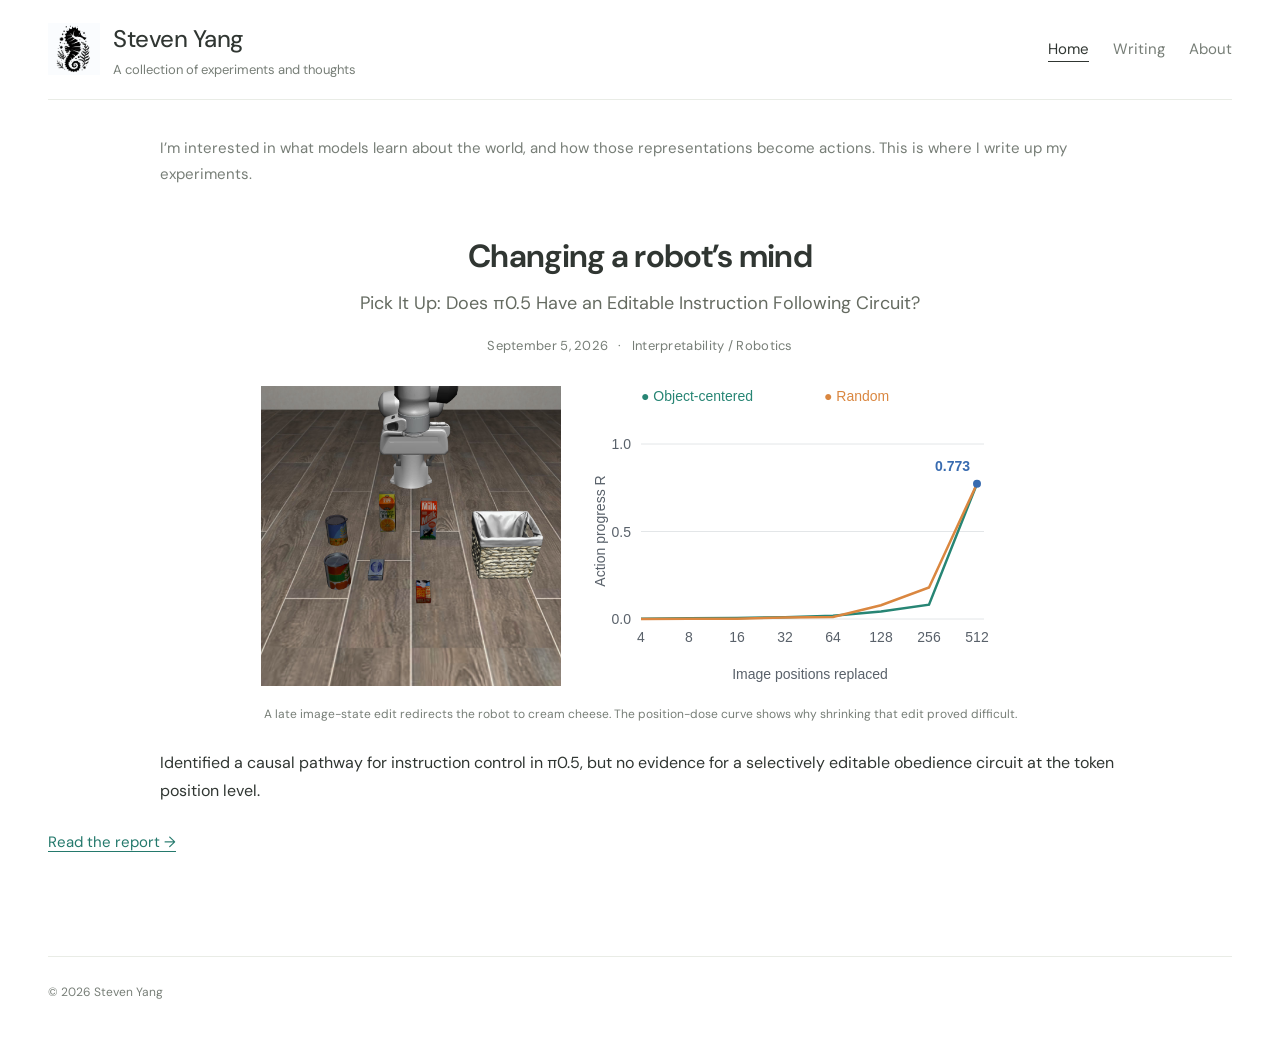
<file: index.html>
<!doctype html><html lang="en"><head><meta charset="utf-8"><meta name="viewport" content="width=device-width,initial-scale=1"><title>Research notes — Steven Yang</title><meta name="description" content="Steven Yang writes about model biology, mechanistic interpretability, and models that act in the physical world."><link rel="canonical" href="https://stevenybuilder.github.io/"><meta property="og:type" content="website"><meta property="og:title" content="Research notes"><meta property="og:description" content="Steven Yang writes about model biology, mechanistic interpretability, and models that act in the physical world."><meta property="og:url" content="https://stevenybuilder.github.io/"><meta property="og:image" content="https://stevenybuilder.github.io/assets/media/position-dose.png"><meta name="twitter:card" content="summary_large_image"><link rel="icon" href="/assets/favicon.svg" type="image/svg+xml"><link rel="alternate" type="application/rss+xml" title="Steven Yang — Research notes" href="/feed.xml"><link rel="stylesheet" href="/assets/site.css?v=d6d60fca23"><script defer src="/assets/site.js?v=a38ef2e015"></script></head><body><a class="skip" href="#main">Skip to content</a><header class="site-header"><a class="brand" href="/"><span class="brand-mark" aria-hidden="true"><img src="/assets/hippocampus.webp" alt=""></span><span>Steven Yang<span class="brand-sub">A collection of experiments and thoughts</span></span></a><nav class="site-nav" aria-label="Main navigation"><a href="/" aria-current="page">Home</a><a href="/writing/" >Writing</a><a href="/about/" >About</a></nav></header><main id="main" class="home"><div class="home-note"><p>I’m interested in what models learn about the world, and how those representations become actions. This is where I write up my experiments.</p></div><article class="home-post"><header><h1><a href="/pick-it-up/">Changing a robot’s mind</a></h1><p class="post-subtitle">Pick It Up: Does π0.5 Have an Editable Instruction Following Circuit?</p><div class="post-meta"><time datetime="2026-09-05">September 5, 2026</time><span>·</span><span>Interpretability / Robotics</span></div></header><div class="home-feature-media"><div class="home-video"><video data-playback-rate="1" id="home-video" muted playsinline loop preload="metadata" poster="/assets/media/repair-hd.jpg"><source src="/assets/media/repair-hd.mp4" type="video/mp4"></video></div><div class="home-plot"><svg viewBox="0 0 430 310" role="img" aria-label="Position-dose curve: small patches produce little action progress; all 512 positions produce 0.773." xmlns="http://www.w3.org/2000/svg" style="font:14px sans-serif;fill:#59616a"><text x="52" y="20" fill="#278574">● Object-centered</text><text x="235" y="20" fill="#da8740">● Random</text><line x1="52" y1="238" x2="395" y2="238" stroke="#e3e6e8"/><text x="42" y="243" text-anchor="end">0.0</text><line x1="52" y1="150.5" x2="395" y2="150.5" stroke="#e3e6e8"/><text x="42" y="155.5" text-anchor="end">0.5</text><line x1="52" y1="63" x2="395" y2="63" stroke="#e3e6e8"/><text x="42" y="68" text-anchor="end">1.0</text><polyline points="52,237.71416277859177 100,237.25341847093287 148,237.01761292378058 196,236.23294477894802 244,234.77859909183607 292,230.412308475111 340,223.67463302240188 388,102.68196855393634" fill="none" stroke="#278574" stroke-width="2.5"/><polyline points="52,237.97917771650498 100,237.80225410470499 148,237.86867489784433 196,236.42953468015187 244,236.0176598768838 292,224.2002165378502 340,206.46427565165445 388,102.68196855393634" fill="none" stroke="#da8740" stroke-width="2.5"/><text x="52" y="261" text-anchor="middle">4</text><text x="100" y="261" text-anchor="middle">8</text><text x="148" y="261" text-anchor="middle">16</text><text x="196" y="261" text-anchor="middle">32</text><text x="244" y="261" text-anchor="middle">64</text><text x="292" y="261" text-anchor="middle">128</text><text x="340" y="261" text-anchor="middle">256</text><text x="388" y="261" text-anchor="middle">512</text><circle cx="388" cy="102.68196855393634" r="4" fill="#386bb0"/><text x="381" y="89.68196855393634" text-anchor="end" fill="#386bb0" font-weight="bold">0.773</text><text x="221" y="298" text-anchor="middle">Image positions replaced</text><text x="16" y="150" transform="rotate(-90 16 150)" text-anchor="middle">Action progress R</text></svg></div></div><p class="home-caption">A late image-state edit redirects the robot to cream cheese. The position-dose curve shows why shrinking that edit proved difficult.</p><p>Identified a causal pathway for instruction control in π0.5, but no evidence for a selectively editable obedience circuit at the token position level.</p><a class="read-more" href="/pick-it-up/">Read the report →</a></article></main><footer class="site-footer"><span>© 2026 Steven Yang</span></footer></body></html>
</file>
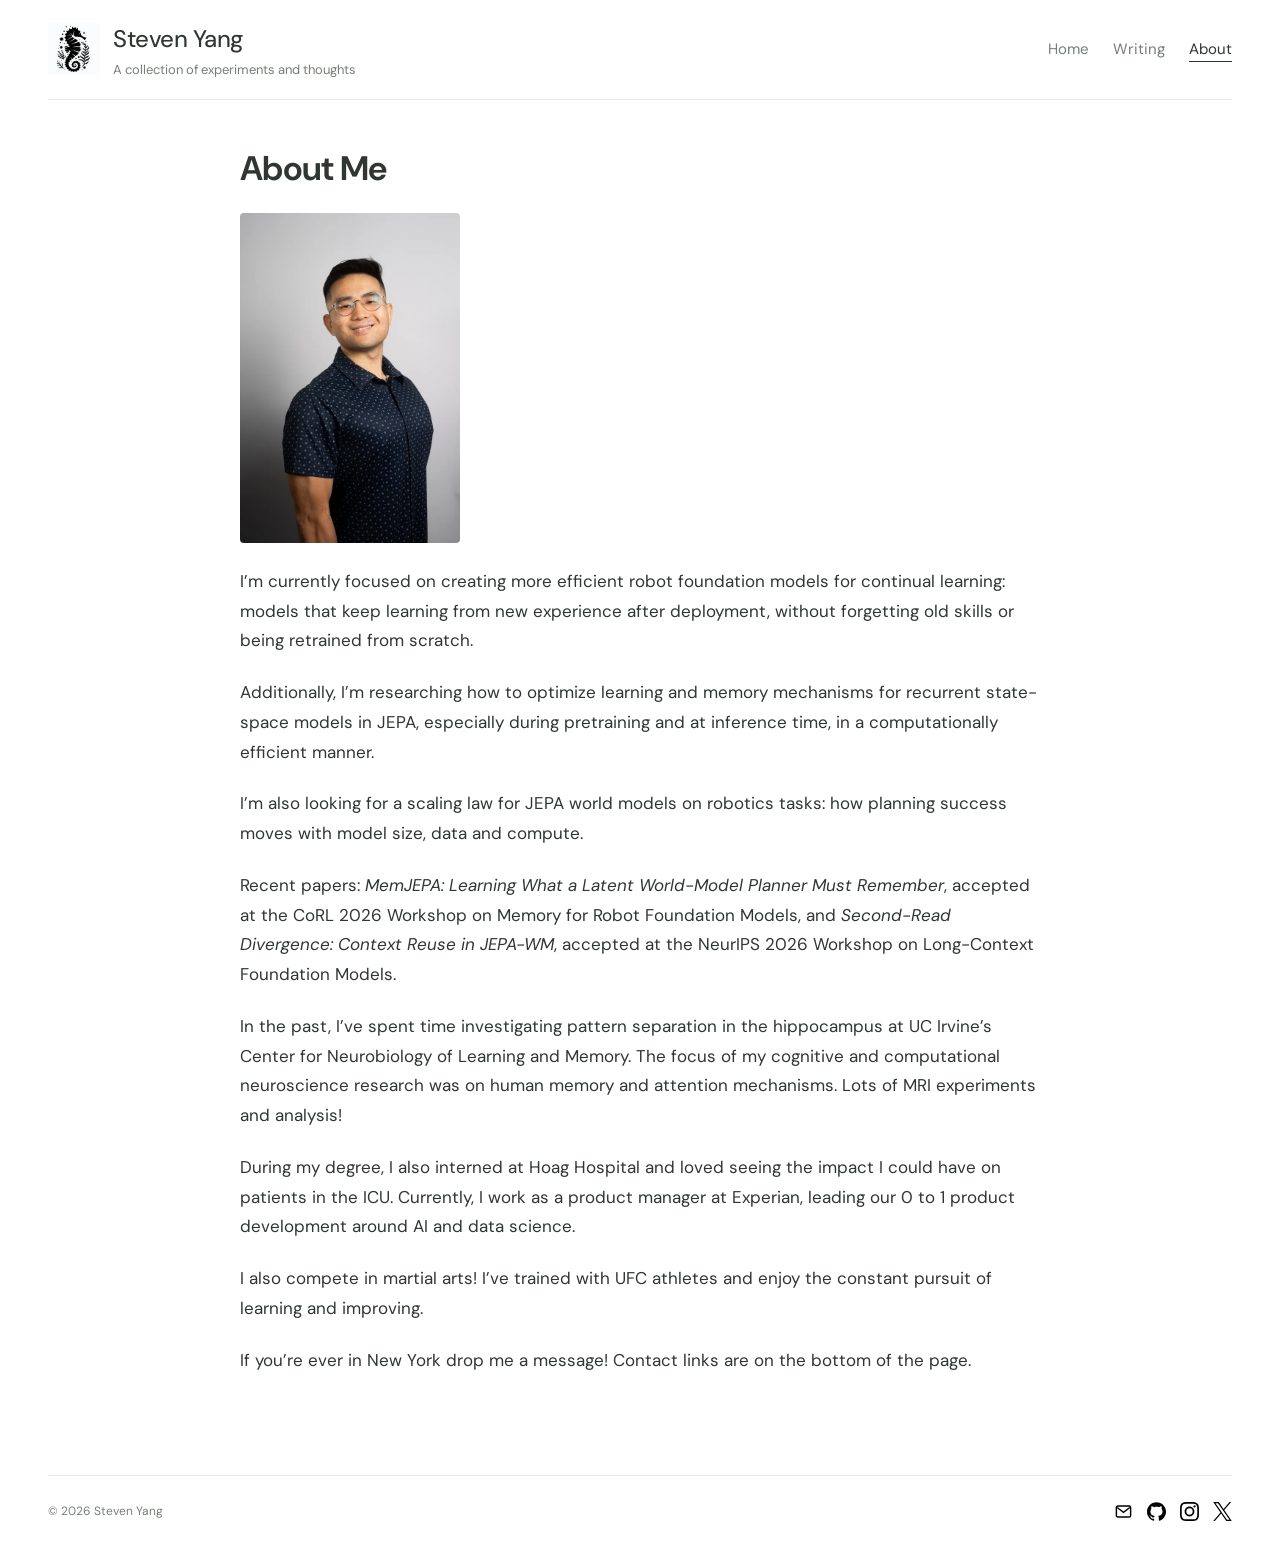
<file: about/index.html>
<!doctype html><html lang="en"><head><meta charset="utf-8"><meta name="viewport" content="width=device-width,initial-scale=1"><title>About Me — Steven Yang</title><meta name="description" content="Steven Yang works on efficient robot foundation models for continual learning."><link rel="canonical" href="https://stevenybuilder.github.io/about/"><meta property="og:type" content="website"><meta property="og:title" content="About Me"><meta property="og:description" content="Steven Yang works on efficient robot foundation models for continual learning."><meta property="og:url" content="https://stevenybuilder.github.io/about/"><meta property="og:image" content="https://stevenybuilder.github.io/assets/media/position-dose.png"><meta name="twitter:card" content="summary_large_image"><link rel="icon" href="/assets/favicon.svg" type="image/svg+xml"><link rel="alternate" type="application/rss+xml" title="Steven Yang — Research notes" href="/feed.xml"><link rel="stylesheet" href="/assets/site.css?v=d6d60fca23"><script defer src="/assets/site.js?v=a38ef2e015"></script></head><body><a class="skip" href="#main">Skip to content</a><header class="site-header"><a class="brand" href="/"><span class="brand-mark" aria-hidden="true"><img src="/assets/hippocampus.webp" alt=""></span><span>Steven Yang<span class="brand-sub">A collection of experiments and thoughts</span></span></a><nav class="site-nav" aria-label="Main navigation"><a href="/" >Home</a><a href="/writing/" >Writing</a><a href="/about/" aria-current="page">About</a></nav></header><main id="main" class="simple-page"><h1>About Me</h1><img class="about-photo" src="/assets/media/about-steven-yang-headshot.webp" width="600" height="899" alt="Portrait of Steven Yang"><p>I’m currently focused on creating more efficient robot foundation models for continual learning: models that keep learning from new experience after deployment, without forgetting old skills or being retrained from scratch.</p><p>Additionally, I’m researching how to optimize learning and memory mechanisms for recurrent state-space models in JEPA, especially during pretraining and at inference time, in a computationally efficient manner.</p><p>I’m also looking for a scaling law for JEPA world models on robotics tasks: how planning success moves with model size, data and compute.</p><p>Recent papers: <em>MemJEPA: Learning What a Latent World-Model Planner Must Remember</em>, accepted at the CoRL 2026 Workshop on Memory for Robot Foundation Models, and <em>Second-Read Divergence: Context Reuse in JEPA-WM</em>, accepted at the NeurIPS 2026 Workshop on Long-Context Foundation Models.</p><p>In the past, I’ve spent time investigating pattern separation in the hippocampus at UC Irvine’s Center for Neurobiology of Learning and Memory. The focus of my cognitive and computational neuroscience research was on human memory and attention mechanisms. Lots of MRI experiments and analysis!</p><p>During my degree, I also interned at Hoag Hospital and loved seeing the impact I could have on patients in the ICU. Currently, I work as a product manager at Experian, leading our 0 to 1 product development around AI and data science.</p><p>I also compete in martial arts! I’ve trained with UFC athletes and enjoy the constant pursuit of learning and improving.</p><p>If you’re ever in New York drop me a message! Contact links are on the bottom of the page.</p></main><footer class="site-footer"><span>© 2026 Steven Yang</span><span class="social-links"><a href="mailto:stevenybusiness@gmail.com" aria-label="Email Steven Yang"><img src="/assets/icons/email.svg" alt=""></a><a href="https://github.com/stevenybuilder" aria-label="GitHub"><img src="/assets/icons/github.svg" alt=""></a><a href="https://www.instagram.com/stevenbearyang/" aria-label="Instagram"><img src="/assets/icons/instagram.svg" alt=""></a><a href="https://x.com/stevenytechs" aria-label="X"><img src="/assets/icons/x.svg" alt=""></a></span></footer></body></html>
</file>
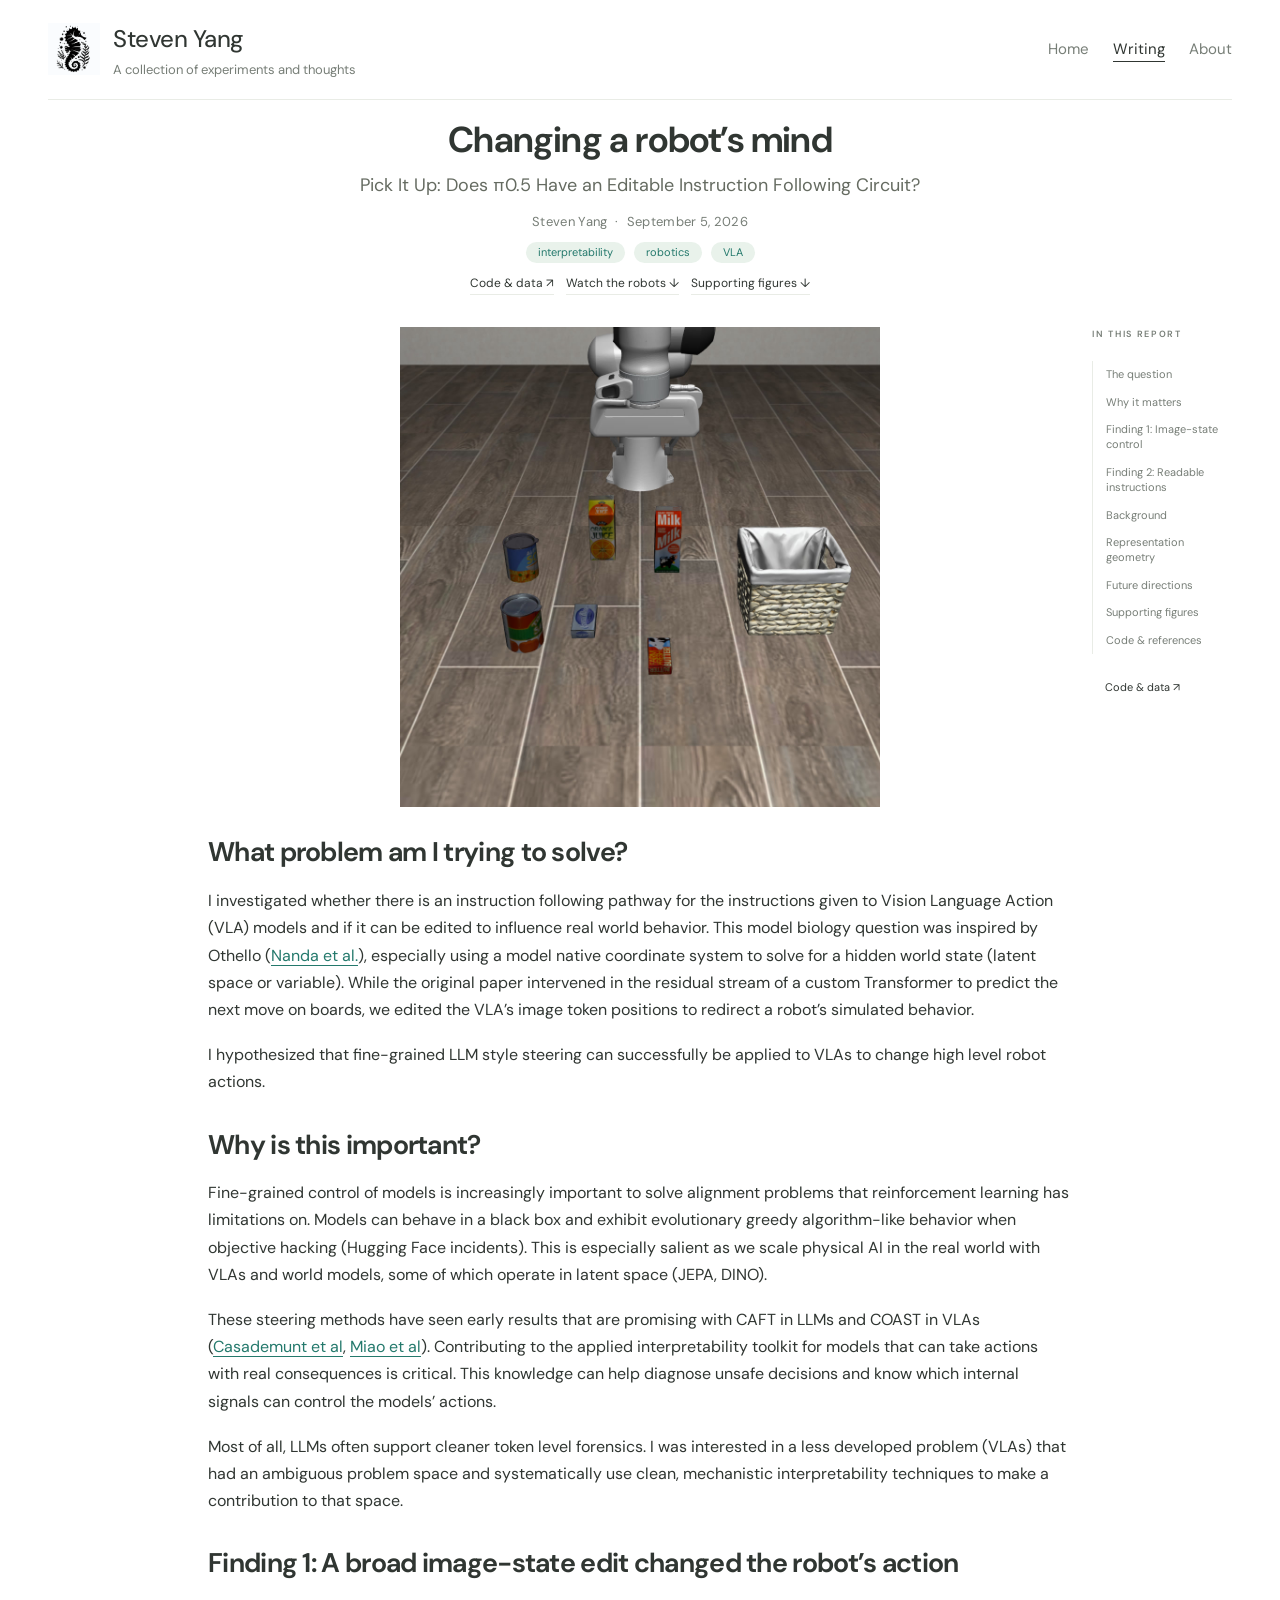
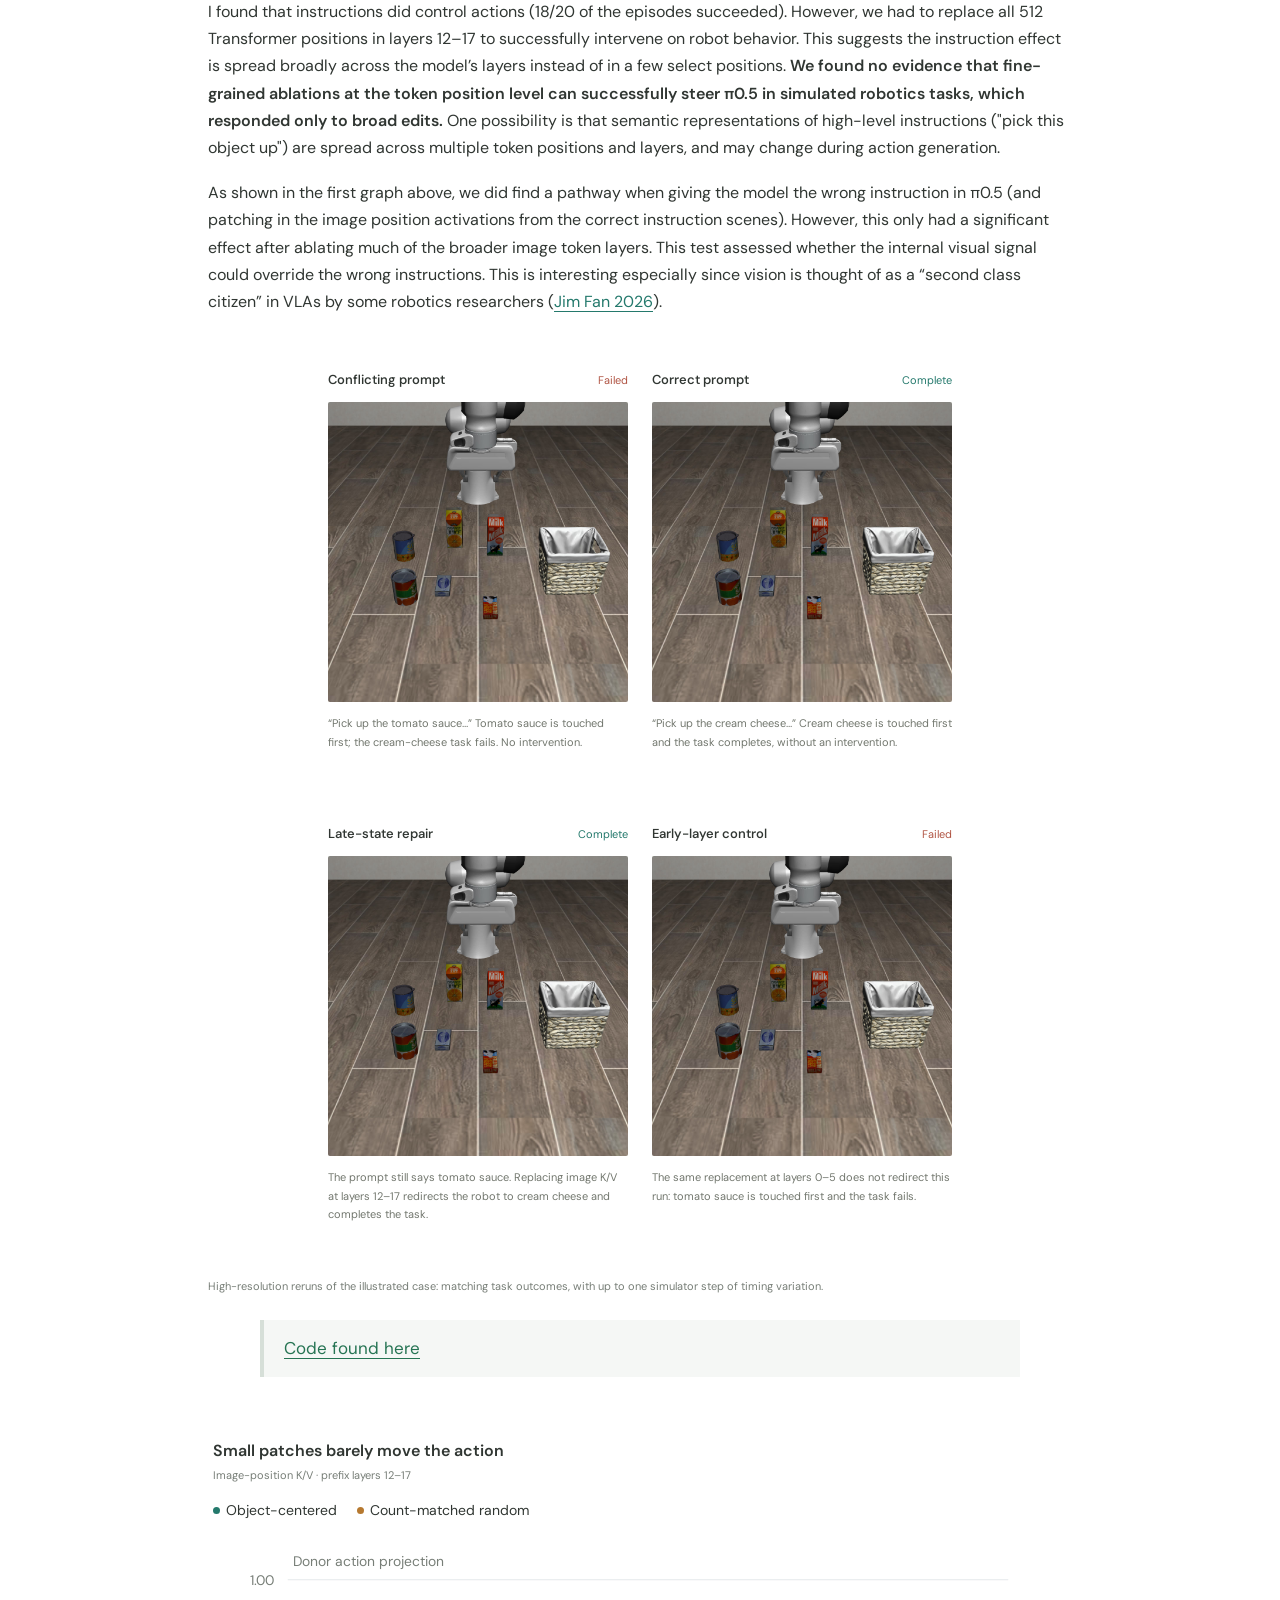
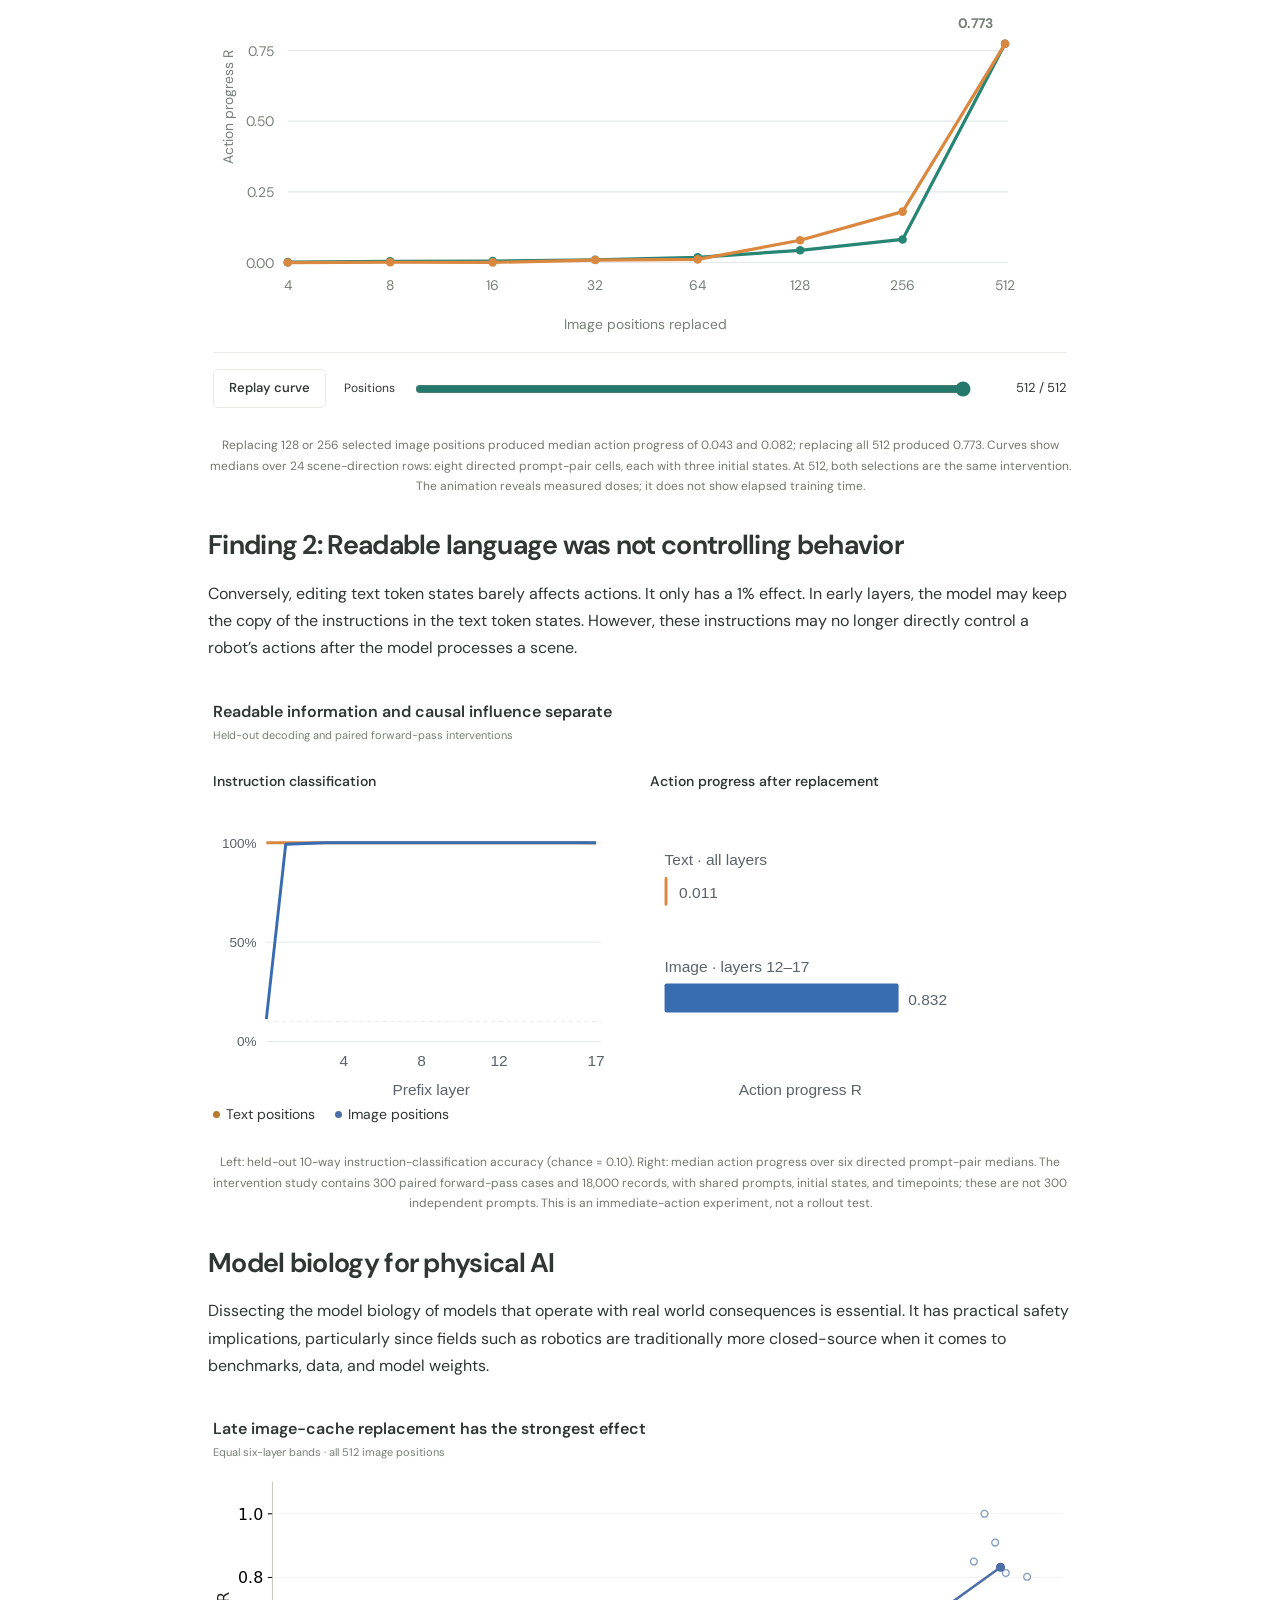
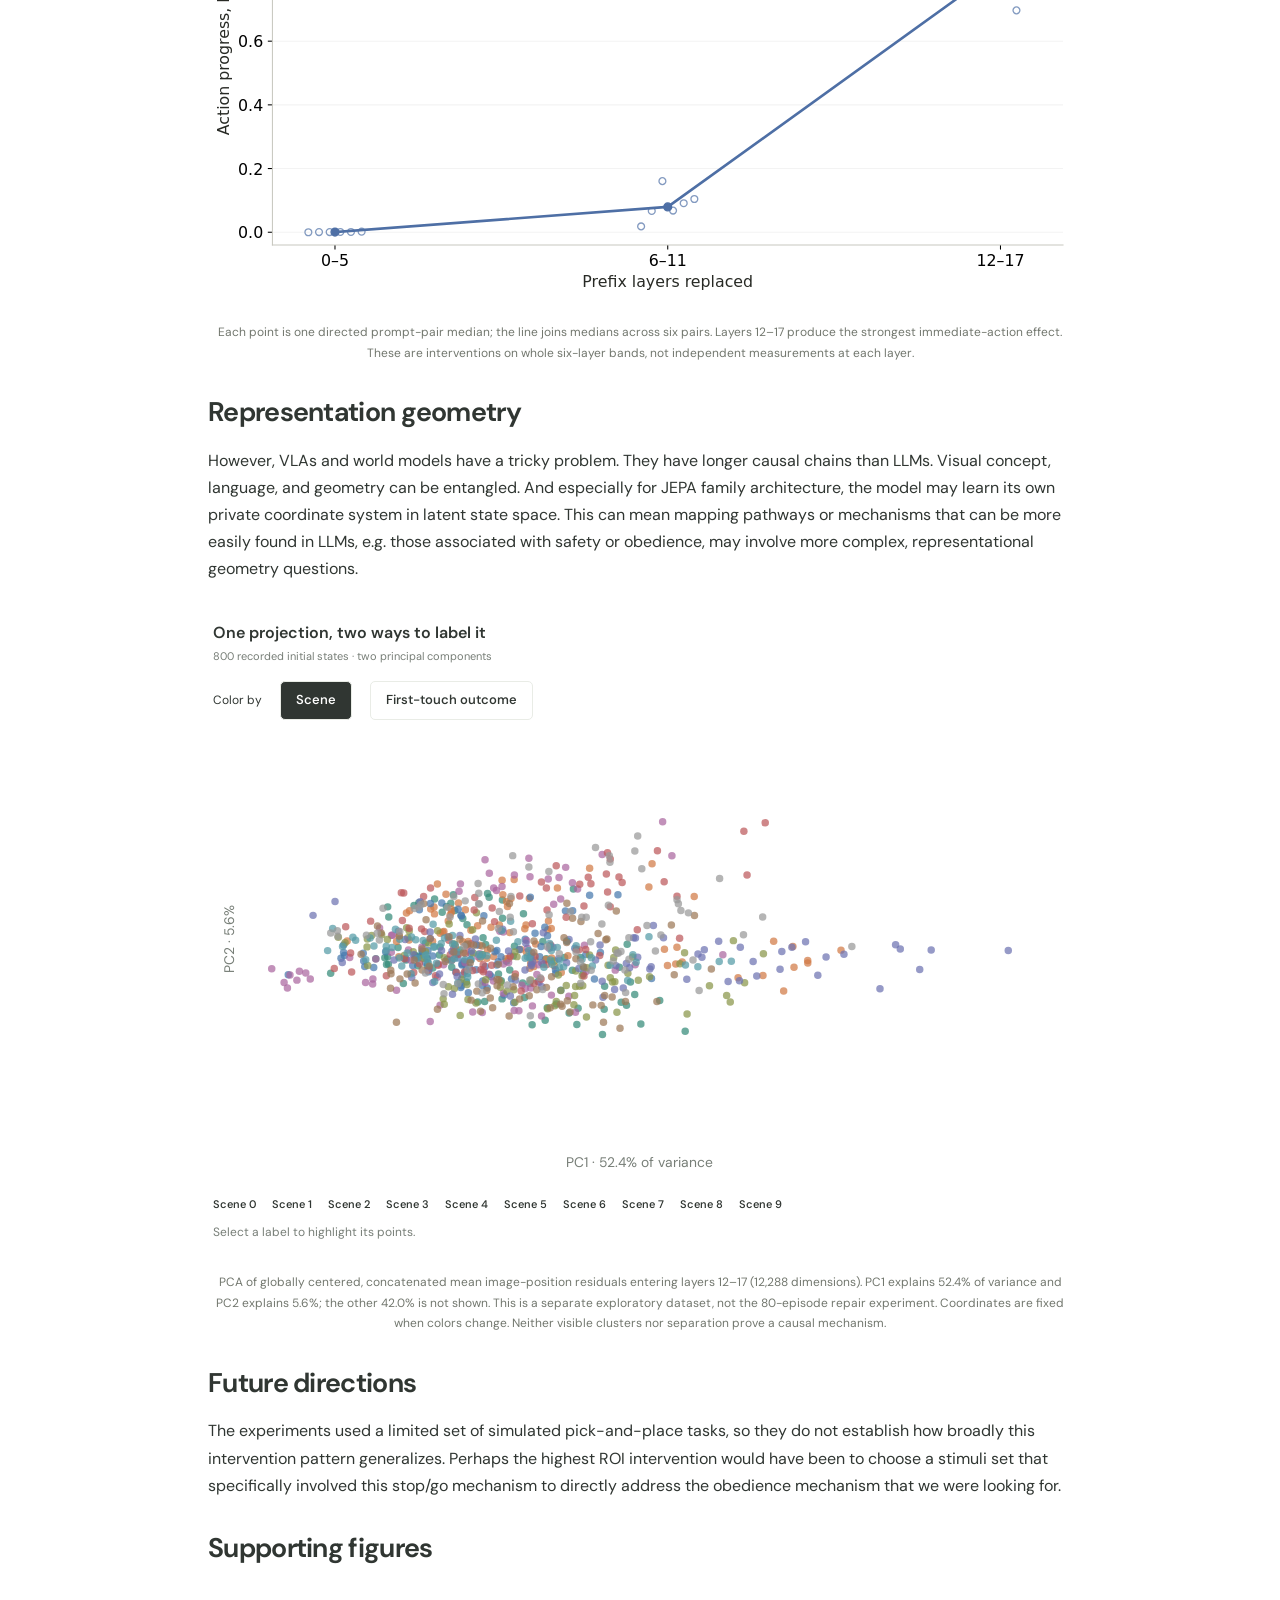
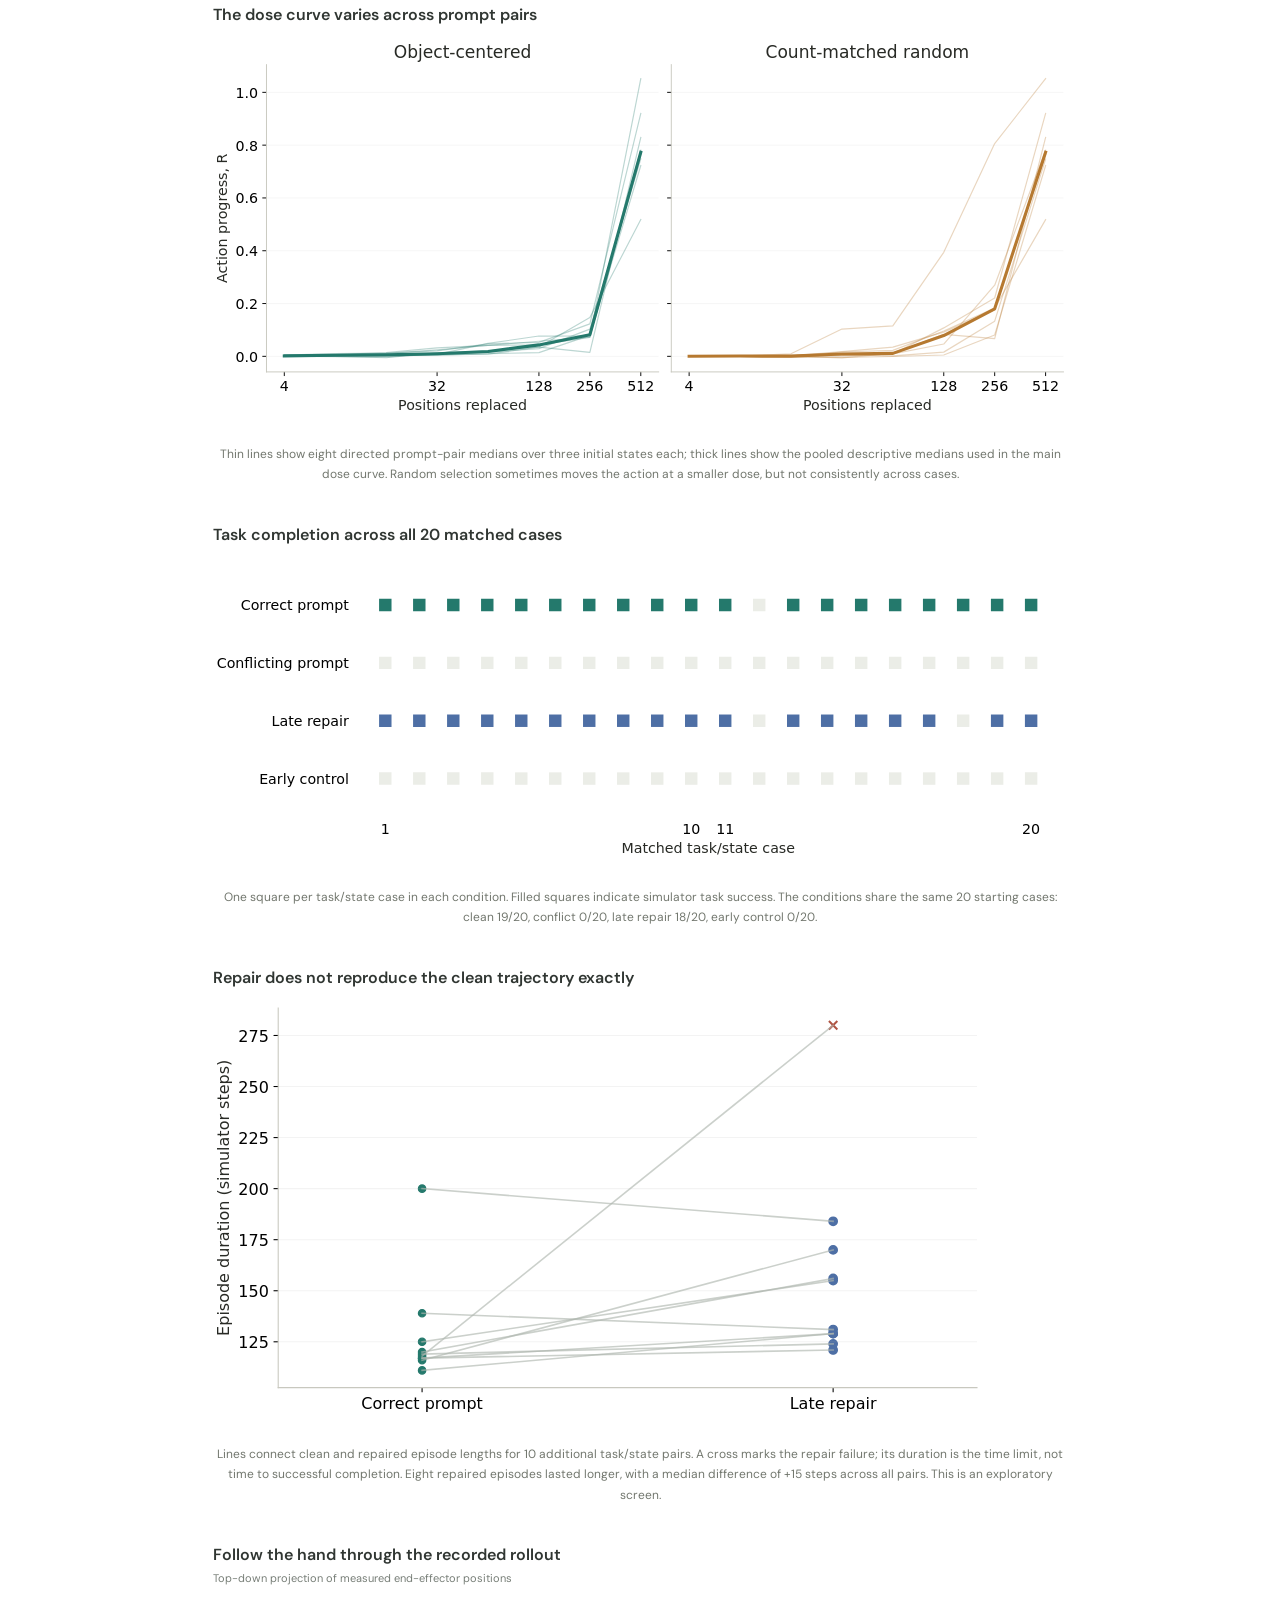
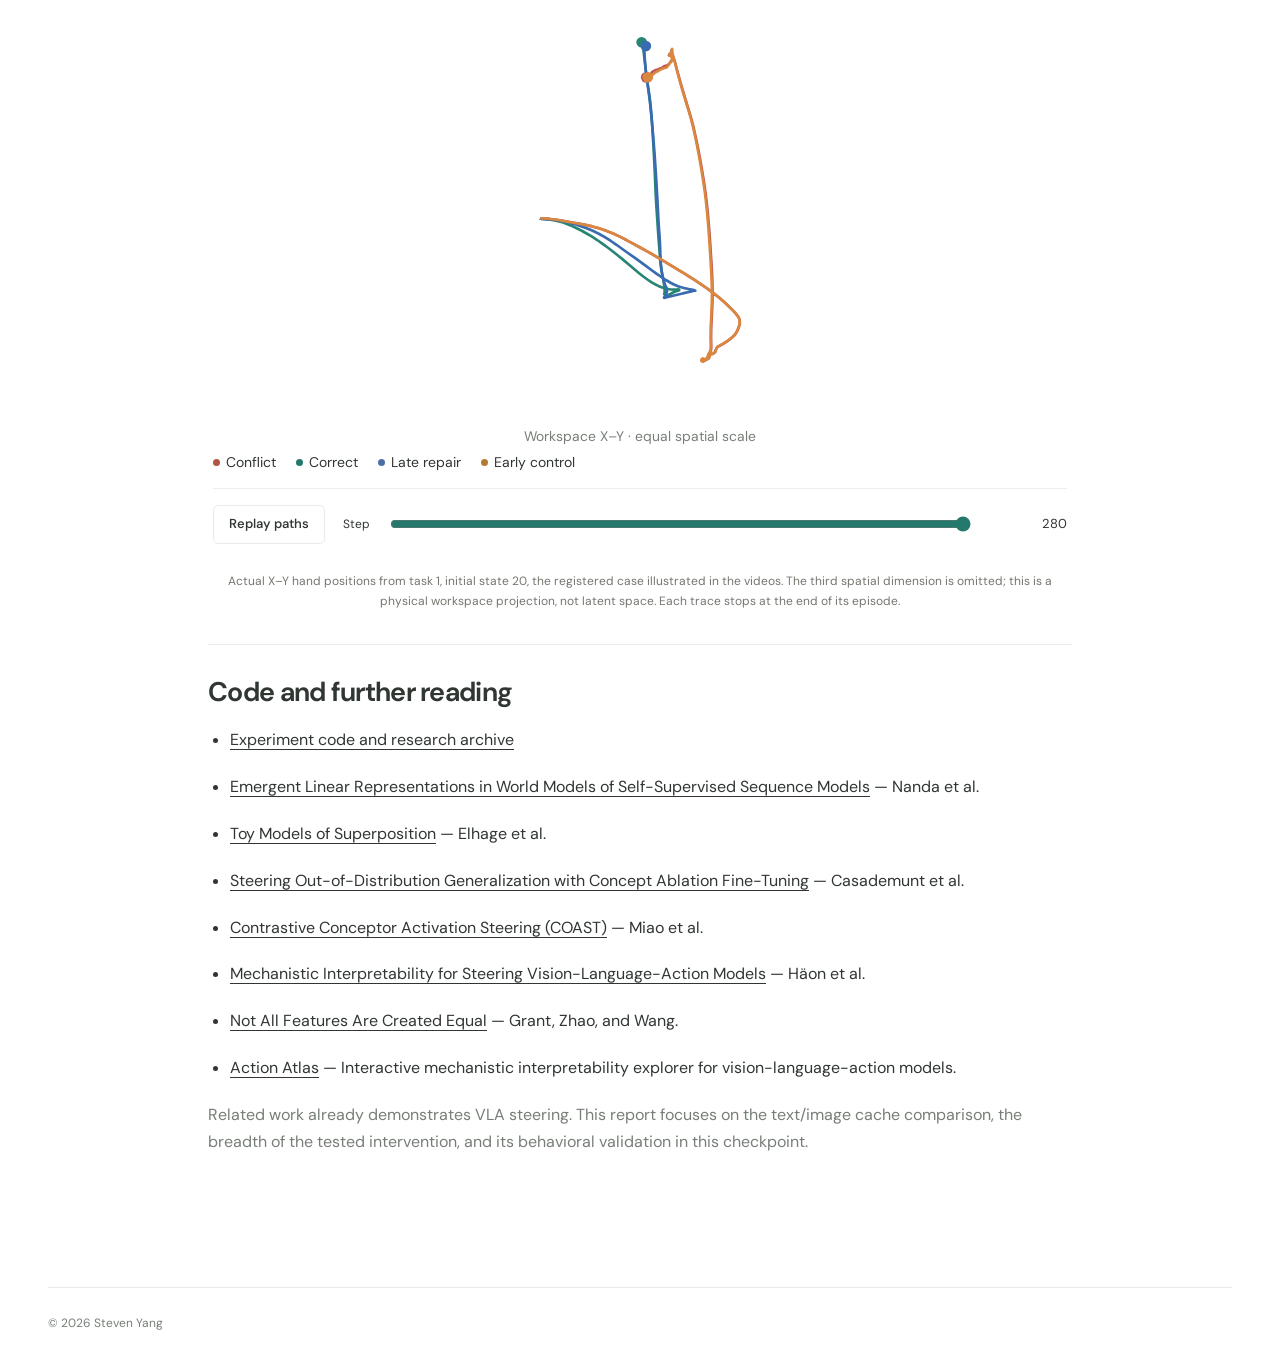
<file: pick-it-up/index.html>
<!doctype html><html lang="en"><head><meta charset="utf-8"><meta name="viewport" content="width=device-width,initial-scale=1"><title>Changing a robot’s mind — Steven Yang</title><meta name="description" content="Broad image-state edits redirect π0.5 robot rollouts. Smaller edits struggle to reproduce the effect."><link rel="canonical" href="https://stevenybuilder.github.io/pick-it-up/"><meta property="og:type" content="article"><meta property="og:title" content="Changing a robot’s mind"><meta property="og:description" content="Broad image-state edits redirect π0.5 robot rollouts. Smaller edits struggle to reproduce the effect."><meta property="og:url" content="https://stevenybuilder.github.io/pick-it-up/"><meta property="og:image" content="https://stevenybuilder.github.io/assets/media/position-dose.png"><meta name="twitter:card" content="summary_large_image"><link rel="icon" href="/assets/favicon.svg" type="image/svg+xml"><link rel="alternate" type="application/rss+xml" title="Steven Yang — Research notes" href="/feed.xml"><link rel="stylesheet" href="/assets/site.css?v=d6d60fca23"><script defer src="/assets/site.js?v=a38ef2e015"></script></head><body><a class="skip" href="#main">Skip to content</a><header class="site-header"><a class="brand" href="/"><span class="brand-mark" aria-hidden="true"><img src="/assets/hippocampus.webp" alt=""></span><span>Steven Yang<span class="brand-sub">A collection of experiments and thoughts</span></span></a><nav class="site-nav" aria-label="Main navigation"><a href="/" >Home</a><a href="/writing/" aria-current="page">Writing</a><a href="/about/" >About</a></nav></header><main id="main"><header class="post-header"><h1>Changing a robot’s mind</h1><p class="post-subtitle">Pick It Up: Does π0.5 Have an Editable Instruction Following Circuit?</p><div class="post-meta"><span>Steven Yang</span><span>·</span><time datetime="2026-09-05">September 5, 2026</time></div><div class="tags"><a href="/writing/?q=interpretability">interpretability</a><a href="/writing/?q=robotics">robotics</a><a href="/writing/?q=VLA">VLA</a></div><div class="post-actions"><a href="https://github.com/stevenybuilder/mechinterp-vla">Code & data ↗</a><a href="#rollouts">Watch the robots ↓</a><a href="#appendix">Supporting figures ↓</a></div></header><details class="mobile-toc"><summary>In this report</summary><nav><a href="#question">The question</a><a href="#importance">Why it matters</a><a href="#rollouts">Finding 1: Image-state control</a><a href="#language">Finding 2: Readable instructions</a><a href="#background">Background</a><a href="#geometry">Representation geometry</a><a href="#limitations">Future directions</a><a href="#appendix">Supporting figures</a><a href="#references">Code & references</a></nav></details><div class="post-layout"><article class="post-body"><div class="article-intro"><figure class="figure opening-film"><video data-playback-rate="1" id="opening-video" muted playsinline loop preload="metadata" poster="/assets/media/repair-hd.jpg"><source src="/assets/media/repair-hd.mp4" type="video/mp4"></video></figure><section id="question"><div class="prose"><h2>What problem am I trying to solve?</h2></div><div class="prose"><p data-report-verbatim>I investigated whether there is an instruction following pathway for the instructions given to Vision Language Action (VLA) models and if it can be edited to influence real world behavior. This model biology question was inspired by Othello (<a href="https://arxiv.org/abs/2309.00941">Nanda et al.</a>), especially using a model native coordinate system to solve for a hidden world state (latent space or variable). While the original paper intervened in the residual stream of a custom Transformer to predict the next move on boards, we edited the VLA’s image token positions to redirect a robot’s simulated behavior.</p><p data-report-verbatim>I hypothesized that fine-grained LLM style steering can successfully be applied to VLAs to change high level robot actions.</p></div></section></div>
<section id="importance"><div class="prose"><h2>Why is this important?</h2></div><div class="prose"><p data-report-verbatim>Fine-grained control of models is increasingly important to solve alignment problems that reinforcement learning has limitations on. Models can behave in a black box and exhibit evolutionary greedy algorithm-like behavior when objective hacking (Hugging Face incidents). This is especially salient as we scale physical AI in the real world with VLAs and world models, some of which operate in latent space (JEPA, DINO).</p><p data-report-verbatim>These steering methods have seen early results that are promising with CAFT in LLMs and COAST in VLAs (<a href="https://arxiv.org/abs/2507.16795">Casademunt et al</a>, <a href="https://arxiv.org/abs/2605.17144">Miao et al</a>). Contributing to the applied interpretability toolkit for models that can take actions with real consequences is critical. This knowledge can help diagnose unsafe decisions and know which internal signals can control the models’ actions.</p><p data-report-verbatim>Most of all, LLMs often support cleaner token level forensics. I was interested in a less developed problem (VLAs) that had an ambiguous problem space and systematically use clean, mechanistic interpretability techniques to make a contribution to that space.</p></div></section>
<section id="rollouts"><div class="prose"><h2>Finding 1: A broad image-state edit changed the robot’s action</h2></div><div class="prose"><p data-report-verbatim>I found that instructions did control actions (18/20 of the episodes succeeded). However, we had to replace all 512 Transformer positions in layers 12–17 to successfully intervene on robot behavior. This suggests the instruction effect is spread broadly across the model’s layers instead of in a few select positions. <strong>We found no evidence that fine-grained ablations at the token position level can successfully steer π0.5 in simulated robotics tasks, which responded only to broad edits.</strong> One possibility is that semantic representations of high-level instructions (&quot;pick this object up&quot;) are spread across multiple token positions and layers, and may change during action generation.</p><p data-report-verbatim>As shown in the first graph above, we did find a pathway when giving the model the wrong instruction in π0.5 (and patching in the image position activations from the correct instruction scenes). However, this only had a significant effect after ablating much of the broader image token layers. This test assessed whether the internal visual signal could override the wrong instructions. This is interesting especially since vision is thought of as a “second class citizen” in VLAs by some robotics researchers (<a href="https://x.com/DrJimFan/status/2018754323141054786">Jim Fan 2026</a>).</p></div><div class="rollout-lab" id="rollout-lab"><div class="video-grid four-videos"><figure class="figure video-box" id="figure-2"><div class="video-label"><strong>Conflicting prompt</strong><span class="failure">Failed</span></div><video data-playback-rate="1" data-ambient muted playsinline loop preload="metadata" poster="/assets/media/conflict-hd.jpg"><source src="/assets/media/conflict-hd.mp4" type="video/mp4"></video><figcaption>“Pick up the tomato sauce…” Tomato sauce is touched first; the cream-cheese task fails. No intervention. </figcaption></figure><figure class="figure video-box" id="figure-3"><div class="video-label"><strong>Correct prompt</strong><span class="success">Complete</span></div><video data-playback-rate="1" data-ambient muted playsinline loop preload="metadata" poster="/assets/media/correct-hd.jpg"><source src="/assets/media/correct-hd.mp4" type="video/mp4"></video><figcaption>“Pick up the cream cheese…” Cream cheese is touched first and the task completes, without an intervention. </figcaption></figure><figure class="figure video-box" id="figure-4"><div class="video-label"><strong>Late-state repair</strong><span class="success">Complete</span></div><video data-playback-rate="1" data-ambient muted playsinline loop preload="metadata" poster="/assets/media/repair-hd.jpg"><source src="/assets/media/repair-hd.mp4" type="video/mp4"></video><figcaption>The prompt still says tomato sauce. Replacing image K/V at layers 12–17 redirects the robot to cream cheese and completes the task. </figcaption></figure><figure class="figure video-box" id="figure-5"><div class="video-label"><strong>Early-layer control</strong><span class="failure">Failed</span></div><video data-playback-rate="1" data-ambient muted playsinline loop preload="metadata" poster="/assets/media/early-hd.jpg"><source src="/assets/media/early-hd.mp4" type="video/mp4"></video><figcaption>The same replacement at layers 0–5 does not redirect this run: tomato sauce is touched first and the task fails. </figcaption></figure></div></div><p class="figure-note">High-resolution reruns of the illustrated case: matching task outcomes, with up to one simulator step of timing variation.</p><blockquote class="code-callout"><a href="https://github.com/stevenybuilder/mechinterp-vla">Code found here</a></blockquote><figure class="figure" id="figure-1"><div class="figure-panel"><div class="figure-heading"><div><div class="figure-title">Small patches barely move the action</div><div class="figure-kicker">Image-position K/V · prefix layers 12–17</div></div></div>
<div class="legend"><span><i style="background:var(--green)"></i>Object-centered</span><span><i style="background:var(--amber)"></i>Count-matched random</span></div>
<svg id="dose-chart" class="chart" viewBox="0 0 800 390" role="img" aria-label="Action progress remains small through 256 positions and reaches 0.773 at all 512 positions"></svg>
<noscript><img class="noscript-img" src="/assets/media/position-dose.svg" alt="Position dose curve: 128 selected positions R 0.043, 256 selected R 0.082, all 512 R 0.773."></noscript>
<div class="chart-controls"><button id="dose-play" type="button">Replay curve</button><label for="dose-step">Positions</label><input id="dose-step" type="range" min="0" max="7" step="1" value="7"><output id="dose-value" for="dose-step">512 / 512</output></div></div>
<figcaption>Replacing 128 or 256 selected image positions produced median action progress of 0.043 and 0.082; replacing all 512 produced 0.773. Curves show medians over 24 scene-direction rows: eight directed prompt-pair cells, each with three initial states. At 512, both selections are the same intervention. The animation reveals measured doses; it does not show elapsed training time.</figcaption></figure></section>
<section id="language"><div class="prose"><h2>Finding 2: Readable language was not controlling behavior</h2></div><div class="prose"><p data-report-verbatim>Conversely, editing text token states barely affects actions. It only has a 1% effect. In early layers, the model may keep the copy of the instructions in the text token states. However, these instructions may no longer directly control a robot’s actions after the model processes a scene.</p></div><figure class="figure" id="figure-6"><div class="figure-panel"><div class="figure-heading"><div><div class="figure-title">Readable information and causal influence separate</div><div class="figure-kicker">Held-out decoding and paired forward-pass interventions</div></div></div><div class="readout"><div><h3>Instruction classification</h3><svg id="probe-chart" viewBox="0 0 430 310" role="img" aria-label="Text instruction decoding stays almost perfect through all 18 prefix layers"></svg></div><div><h3>Action progress after replacement</h3><svg id="causal-chart" viewBox="0 0 430 310" role="img" aria-label="Text K/V replacement R 0.011, image K/V layers 12 to 17 R 0.832"></svg></div></div><div class="legend"><span><i style="background:var(--amber)"></i>Text positions</span><span><i style="background:var(--blue)"></i>Image positions</span></div></div>
<figcaption>Left: held-out 10-way instruction-classification accuracy (chance = 0.10). Right: median action progress over six directed prompt-pair medians. The intervention study contains 300 paired forward-pass cases and 18,000 records, with shared prompts, initial states, and timepoints; these are not 300 independent prompts. This is an immediate-action experiment, not a rollout test.</figcaption></figure></section>
<section id="background"><div class="prose"><h2>Model biology for physical AI</h2></div><div class="prose"><p data-report-verbatim>Dissecting the model biology of models that operate with real world consequences is essential. It has practical safety implications, particularly since fields such as robotics are traditionally more closed-source when it comes to benchmarks, data, and model weights.</p></div><figure class="figure" id="figure-10"><div class="figure-panel"><div class="figure-heading"><div><div class="figure-title">Late image-cache replacement has the strongest effect</div><div class="figure-kicker">Equal six-layer bands · all 512 image positions</div></div></div><img loading="lazy" src="/assets/media/layer-bands.svg" alt="Action progress for early, middle, and late six-layer image K/V replacement bands"></div><figcaption>Each point is one directed prompt-pair median; the line joins medians across six pairs. Layers 12–17 produce the strongest immediate-action effect. These are interventions on whole six-layer bands, not independent measurements at each layer.</figcaption></figure></section>
<section id="geometry"><div class="prose"><h2>Representation geometry</h2></div><div class="prose"><p data-report-verbatim>However, VLAs and world models have a tricky problem. They have longer causal chains than LLMs. Visual concept, language, and geometry can be entangled. And especially for JEPA family architecture, the model may learn its own private coordinate system in latent state space. This can mean mapping pathways or mechanisms that can be more easily found in LLMs, e.g. those associated with safety or obedience, may involve more complex, representational geometry questions.</p></div><figure class="figure" id="figure-9"><div class="figure-panel"><div class="figure-heading"><div><div class="figure-title">One projection, two ways to label it</div><div class="figure-kicker">800 recorded initial states · two principal components</div></div></div><div class="chart-controls geometry-controls"><span>Color by</span><button id="color-scene" type="button" aria-pressed="true">Scene</button><button id="color-outcome" type="button" aria-pressed="false">First-touch outcome</button></div><svg id="geometry-chart" class="chart" viewBox="0 0 800 430" role="img" aria-label="PCA projection of archived image-associated activations; colors switch between scene and first-touch outcome"></svg><div id="geometry-legend" class="legend geometry-legend"></div><p class="tooltip" id="geometry-info">Select a label to highlight its points.</p><noscript><img src="/assets/media/geometry.svg" alt="PCA of 800 archived initial states, colored by scene"></noscript></div><figcaption>PCA of globally centered, concatenated mean image-position residuals entering layers 12–17 (12,288 dimensions). PC1 explains 52.4% of variance and PC2 explains 5.6%; the other 42.0% is not shown. This is a separate exploratory dataset, not the 80-episode repair experiment. Coordinates are fixed when colors change. Neither visible clusters nor separation prove a causal mechanism.</figcaption></figure></section>
<section id="limitations"><div class="prose"><h2>Future directions</h2></div><div class="prose"><p data-report-verbatim>The experiments used a limited set of simulated pick-and-place tasks, so they do not establish how broadly this intervention pattern generalizes. Perhaps the highest ROI intervention would have been to choose a stimuli set that specifically involved this stop/go mechanism to directly address the obedience mechanism that we were looking for.</p></div></section>
<section id="appendix"><div class="prose"><h2>Supporting figures</h2></div><figure class="figure" id="figure-11"><div class="figure-panel"><div class="figure-heading"><div class="figure-title">The dose curve varies across prompt pairs</div></div><img loading="lazy" src="/assets/media/dose-cells.svg" alt="Eight directed prompt-pair median dose curves for selected and random positions"></div><figcaption>Thin lines show eight directed prompt-pair medians over three initial states each; thick lines show the pooled descriptive medians used in the main dose curve. Random selection sometimes moves the action at a smaller dose, but not consistently across cases.</figcaption></figure><figure class="figure" id="figure-12"><div class="figure-panel"><div class="figure-heading"><div class="figure-title">Task completion across all 20 matched cases</div></div><img loading="lazy" src="/assets/media/rollout-cases.svg" alt="Twenty matched task and state cases under clean, conflict, late repair, and early repair conditions"></div><figcaption>One square per task/state case in each condition. Filled squares indicate simulator task success. The conditions share the same 20 starting cases: clean 19/20, conflict 0/20, late repair 18/20, early control 0/20.</figcaption></figure><figure class="figure" id="figure-13"><div class="figure-panel"><div class="figure-heading"><div class="figure-title">Repair does not reproduce the clean trajectory exactly</div></div><img loading="lazy" src="/assets/media/side-effects.svg" alt="Paired simulator episode lengths for clean and repair conditions across ten cases"></div><figcaption>Lines connect clean and repaired episode lengths for 10 additional task/state pairs. A cross marks the repair failure; its duration is the time limit, not time to successful completion. Eight repaired episodes lasted longer, with a median difference of +15 steps across all pairs. This is an exploratory screen.</figcaption></figure><figure class="figure" id="figure-14"><div class="figure-panel"><div class="figure-heading"><div><div class="figure-title">Follow the hand through the recorded rollout</div><div class="figure-kicker">Top-down projection of measured end-effector positions</div></div></div><svg id="trajectory-chart" class="chart" viewBox="0 0 800 420" role="img" aria-label="Recorded XY hand trajectories for the four illustrated conditions"></svg><div class="legend"><span><i style="background:var(--red)"></i>Conflict</span><span><i style="background:var(--green)"></i>Correct</span><span><i style="background:var(--blue)"></i>Late repair</span><span><i style="background:var(--amber)"></i>Early control</span></div><div class="chart-controls"><button id="trajectory-play" type="button">Replay paths</button><label for="trajectory-step">Step</label><input id="trajectory-step" type="range" min="0" max="280" value="280"><output id="trajectory-value">280</output></div></div><figcaption>Actual X–Y hand positions from task 1, initial state 20, the registered case illustrated in the videos. The third spatial dimension is omitted; this is a physical workspace projection, not latent space. Each trace stops at the end of its episode.</figcaption></figure></section>
<section id="references" class="prose references"><span class="section-no">Links &amp; references</span><h2>Code and further reading</h2><ul>
<li><a href="https://github.com/stevenybuilder/mechinterp-vla">Experiment code and research archive</a></li>
<li><a href="https://arxiv.org/abs/2309.00941">Emergent Linear Representations in World Models of Self-Supervised Sequence Models</a> — Nanda et al.</li>
<li><a href="https://transformer-circuits.pub/2022/toy_model/index.html">Toy Models of Superposition</a> — Elhage et al.</li>
<li><a href="https://arxiv.org/abs/2507.16795">Steering Out-of-Distribution Generalization with Concept Ablation Fine-Tuning</a> — Casademunt et al.</li>
<li><a href="https://arxiv.org/abs/2605.17144">Contrastive Conceptor Activation Steering (COAST)</a> — Miao et al.</li>
<li><a href="https://proceedings.mlr.press/v305/haon25a.html">Mechanistic Interpretability for Steering Vision-Language-Action Models</a> — Häon et al.</li>
<li><a href="https://cwru-aism.github.io/vla-interp-page/">Not All Features Are Created Equal</a> — Grant, Zhao, and Wang.</li>
<li><a href="https://action-atlas.com/">Action Atlas</a> — Interactive mechanistic interpretability explorer for vision-language-action models.</li>
</ul><p class="figure-note">Related work already demonstrates VLA steering. This report focuses on the text/image cache comparison, the breadth of the tested intervention, and its behavioral validation in this checkpoint.</p></section>






</article><aside class="side-nav" aria-label="In this report"><p class="eyebrow">In this report</p><a href="#question">The question</a><a href="#importance">Why it matters</a><a href="#rollouts">Finding 1: Image-state control</a><a href="#language">Finding 2: Readable instructions</a><a href="#background">Background</a><a href="#geometry">Representation geometry</a><a href="#limitations">Future directions</a><a href="#appendix">Supporting figures</a><a href="#references">Code & references</a><a class="code-link" href="https://github.com/stevenybuilder/mechinterp-vla">Code & data ↗</a></aside></div></main><footer class="site-footer"><span>© 2026 Steven Yang</span></footer></body></html>
</file>
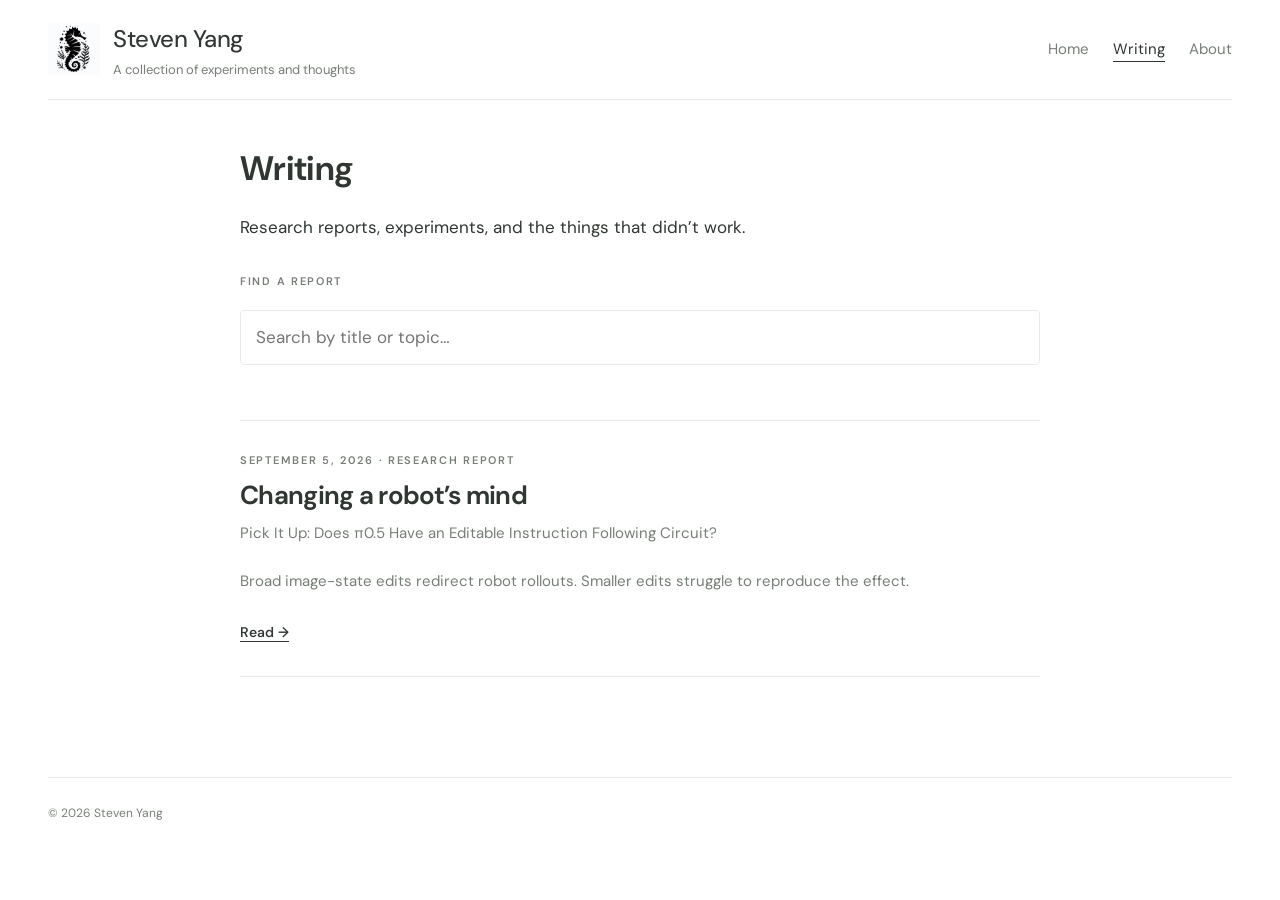
<file: writing/index.html>
<!doctype html><html lang="en"><head><meta charset="utf-8"><meta name="viewport" content="width=device-width,initial-scale=1"><title>Writing — Steven Yang</title><meta name="description" content="Research reports and experiments by Steven Yang."><link rel="canonical" href="https://stevenybuilder.github.io/writing/"><meta property="og:type" content="website"><meta property="og:title" content="Writing"><meta property="og:description" content="Research reports and experiments by Steven Yang."><meta property="og:url" content="https://stevenybuilder.github.io/writing/"><meta property="og:image" content="https://stevenybuilder.github.io/assets/media/position-dose.png"><meta name="twitter:card" content="summary_large_image"><link rel="icon" href="/assets/favicon.svg" type="image/svg+xml"><link rel="alternate" type="application/rss+xml" title="Steven Yang — Research notes" href="/feed.xml"><link rel="stylesheet" href="/assets/site.css?v=d6d60fca23"><script defer src="/assets/site.js?v=a38ef2e015"></script></head><body><a class="skip" href="#main">Skip to content</a><header class="site-header"><a class="brand" href="/"><span class="brand-mark" aria-hidden="true"><img src="/assets/hippocampus.webp" alt=""></span><span>Steven Yang<span class="brand-sub">A collection of experiments and thoughts</span></span></a><nav class="site-nav" aria-label="Main navigation"><a href="/" >Home</a><a href="/writing/" aria-current="page">Writing</a><a href="/about/" >About</a></nav></header><main id="main" class="simple-page"><h1>Writing</h1><p>Research reports, experiments, and the things that didn’t work.</p><label for="post-search" class="eyebrow">Find a report</label><input class="search-box" id="post-search" type="search" placeholder="Search by title or topic…"><div class="post-list"><article class="post-item" data-search="changing a robot mind pick it up pi0.5 VLA vision language action interpretability robotics model biology"><div class="eyebrow">September 5, 2026 · Research report</div><h2><a href="/pick-it-up/">Changing a robot’s mind</a></h2><p>Pick It Up: Does π0.5 Have an Editable Instruction Following Circuit?</p><p>Broad image-state edits redirect robot rollouts. Smaller edits struggle to reproduce the effect.</p><a class="text-link" href="/pick-it-up/">Read →</a></article><p class="empty-state" role="status">No reports match that search.</p></div></main><footer class="site-footer"><span>© 2026 Steven Yang</span></footer></body></html>
</file>
<file: assets/site.css>
@import url('https://fonts.googleapis.com/css2?family=DM+Sans:wght@400;450;500;550;600;650;700&family=Instrument+Serif:ital@0;1&display=swap');
:root{--paper:#faf9f6;--ink:#242a26;--muted:#73776f;--line:#dedfd6;--green:#24796c;--amber:#b67930;--red:#b05443;--blue:#4e6fa5;--wash:#f0f1eb;--serif:'Instrument Serif',Georgia,serif;--sans:'DM Sans',system-ui,sans-serif}
*{box-sizing:border-box}html{scroll-behavior:smooth;scroll-padding-top:100px}body{margin:0;background:var(--paper);color:var(--ink);font-family:var(--sans);font-size:17px;line-height:1.75;-webkit-font-smoothing:antialiased}a{color:inherit;text-decoration-thickness:1px;text-underline-offset:4px}a:hover{color:var(--green)}button,input,select{font:inherit}button,select{cursor:pointer}button{color:var(--ink)}button:disabled{cursor:default;opacity:.5}a:focus-visible,button:focus-visible,input:focus-visible,select:focus-visible,summary:focus-visible{outline:3px solid var(--amber);outline-offset:5px}img,video,svg{max-width:100%;display:block}button{border:1px solid var(--line);border-radius:5px;background:var(--paper);padding:7px 15px;font-size:13px;font-weight:550;transition:background .2s}button:hover{background:var(--wash)}button.primary{background:var(--ink);color:white;border-color:var(--ink)}button[aria-pressed=true]{background:var(--ink);color:white}input[type=range]{accent-color:var(--green);cursor:pointer}select{border:1px solid var(--line);border-radius:4px;background:var(--paper);color:var(--ink);padding:6px 10px;font-size:13px}.skip{position:absolute;top:-80px;left:20px;background:var(--paper);padding:12px;z-index:30}.skip:focus{top:8px}.site-header{max-width:1180px;margin:auto;padding:32px 30px 24px;display:flex;align-items:center;justify-content:space-between;border-bottom:1px solid var(--line);gap:25px}.brand{font-weight:600;font-size:19px;letter-spacing:-.5px;text-decoration:none;display:flex;gap:13px;align-items:center}.brand-mark{width:28px;height:28px;border:1px solid var(--ink);border-radius:50%;display:grid;place-items:center;font-family:var(--serif);font-size:20px;transform:rotate(-16deg)}.site-nav{display:flex;gap:28px;font-size:13px}.site-nav a{text-decoration:none;color:var(--muted)}.site-nav a[aria-current=page],.site-nav a:hover{color:var(--ink)}.site-nav a[aria-current=page]{text-decoration:underline;text-underline-offset:7px}.site-footer{max-width:1120px;margin:100px auto 0;padding:25px 0 35px;border-top:1px solid var(--line);display:flex;justify-content:space-between;color:var(--muted);font-size:12px;gap:20px}.site-footer a{text-decoration:none}.eyebrow{font-family:var(--sans);font-size:11px;letter-spacing:1.7px;text-transform:uppercase;color:var(--muted);font-weight:600}.dot{display:inline-block;width:6px;height:6px;background:var(--green);border-radius:50%;margin-right:9px}h1,h2,h3{line-height:1.13;font-weight:400}h1,h2{font-family:var(--serif)}h1{font-size:clamp(46px,6vw,76px);letter-spacing:-1.8px;margin:18px 0 25px}h2{font-size:39px;letter-spacing:-.6px;margin:0 0 25px}h3{font-size:18px;font-weight:600;line-height:1.4}p{margin:0 0 22px}.home{max-width:1120px;margin:0 auto}.home-intro{padding:83px 0 74px;display:grid;grid-template-columns:1.2fr 1fr;gap:80px;align-items:end}.home-intro h1{max-width:650px;margin-bottom:0}.home-intro .intro-copy{font-size:18px;max-width:390px;color:#63695f;padding-bottom:6px}.text-link{font-size:14px;font-weight:550}.section-rule{display:flex;justify-content:space-between;align-items:center;border-top:1px solid var(--line);padding:22px 0;margin-top:18px}.featured{display:grid;grid-template-columns:1.1fr 1fr;gap:54px;align-items:center;margin:18px 0 70px}.feature-scene{position:relative;overflow:hidden;background:#e5e5db;border-radius:6px;aspect-ratio:1.4}.feature-scene video{width:100%;height:100%;object-fit:cover;object-position:center 48%}.scene-tag{position:absolute;left:18px;bottom:18px;background:rgba(250,249,246,.95);font-size:11px;line-height:1.5;padding:7px 12px;border-radius:3px}.scene-pause{position:absolute;right:15px;top:15px;background:rgba(250,249,246,.95)}.feature-copy h2{font-size:48px;margin:14px 0 20px}.feature-copy h2 a{text-decoration:none}.feature-copy p{color:#63695f;font-size:16px;max-width:450px}.feature-number{font-family:var(--serif);font-size:28px;color:var(--green)}.areas{display:grid;grid-template-columns:repeat(3,1fr);gap:45px;margin:0 0 50px}.areas h3{font-family:var(--serif);font-size:27px;font-weight:400;margin:10px 0}.areas p{font-size:14px;color:var(--muted)}.simple-page{max-width:760px;margin:80px auto 0}.simple-page .lede{font-size:24px;line-height:1.6;color:#61695f}.simple-page h2{margin-top:50px}.post-list{border-top:1px solid var(--line);margin-top:40px}.post-item{padding:30px 0;border-bottom:1px solid var(--line)}.post-item h2{font-size:35px;margin:10px 0}.post-item h2 a{text-decoration:none}.post-item p{font-size:15px;color:var(--muted)}.search-box{width:100%;padding:12px 15px;border:1px solid var(--line);border-radius:4px;background:white;margin:15px 0}.empty-state{display:none;color:var(--muted)}
.post-header{max-width:940px;margin:72px auto 45px;text-align:center}.post-header h1{font-size:clamp(46px,6vw,78px);margin:20px 0}.post-subtitle{max-width:690px;margin:0 auto 24px;font-size:21px;line-height:1.5;color:#656b61;font-weight:400}.post-meta{display:flex;gap:10px;align-items:center;justify-content:center;font-size:12px;color:var(--muted);flex-wrap:wrap}.post-actions{display:flex;gap:12px;justify-content:center;margin-top:25px}.post-actions a{font-size:12px;text-decoration:none;border-bottom:1px solid var(--line)}.post-layout{max-width:1120px;margin:auto;display:grid;grid-template-columns:minmax(0,830px) 180px;gap:70px;align-items:start}.post-body{min-width:0}.post-body>section{margin:65px 0}.post-body>section:first-child{margin-top:25px}.prose{max-width:700px;margin-left:auto;margin-right:auto}.prose p,.prose li{font-size:16px;line-height:1.85}.prose p a{color:var(--green)}.section-no{display:block;font-family:var(--sans);font-size:10px;font-weight:600;letter-spacing:1.5px;color:var(--muted);text-transform:uppercase;margin-bottom:15px}.prose h2{font-size:39px}.prose .lead{font-size:20px;line-height:1.65}.prose strong{font-weight:600}.prose ul,.prose ol{padding-left:22px}.prose li{margin-bottom:18px}.side-nav{position:sticky;top:40px;padding-top:40px}.side-nav a{display:block;text-decoration:none;font-size:12px;color:var(--muted);padding:6px 0 6px 13px;border-left:1px solid var(--line);line-height:1.4}.side-nav a.active{color:var(--green);border-left:2px solid var(--green);font-weight:600}.side-nav .eyebrow{font-size:9px;margin-bottom:18px}.side-nav .code-link{margin-top:20px;border-left:0;padding-left:13px;color:var(--ink)}.mobile-toc{display:none}.pull-quote{font-family:var(--serif);font-size:31px;line-height:1.3;padding:25px 0 25px 25px;border-left:2px solid var(--green);margin:35px 0;color:#345d4f}.figure{margin:36px 0 45px}.figure-panel{background:#fff;border:1px solid var(--line);border-radius:7px;padding:25px 26px 20px;overflow:hidden}.figure-heading{display:flex;justify-content:space-between;gap:18px;align-items:start;margin-bottom:15px}.figure-title{font-size:17px;font-weight:600;line-height:1.4}.figure-kicker{font-size:11px;color:var(--muted);margin-top:3px}.figure-index{font-family:var(--serif);font-size:24px;color:#969b90;line-height:1}.figure figcaption{max-width:700px;margin:14px auto 0;font-size:12px;line-height:1.7;color:#72776e}.figure figcaption b{color:var(--ink);font-weight:550}.figure figcaption a{color:var(--green)}.chart{width:100%;height:auto;overflow:visible}.chart text{font-family:var(--sans);fill:var(--muted);font-size:13px}.chart .axis-label{fill:var(--ink);font-size:14px}.chart .tick-line{stroke:#ebeee7}.chart .strong-label{font-weight:600;fill:var(--ink)}.chart-controls{display:flex;align-items:center;gap:18px;flex-wrap:wrap;border-top:1px solid #eceee7;margin-top:15px;padding-top:16px;font-size:12px}.chart-controls input{flex:1;min-width:110px}.chart-controls output{min-width:76px;text-align:right;font-variant-numeric:tabular-nums;font-size:13px}.legend{display:flex;gap:20px;flex-wrap:wrap;font-size:11px;line-height:1.5}.legend span{display:inline-flex;align-items:center;gap:6px}.legend i{width:7px;height:7px;display:inline-block;border-radius:50%;flex-shrink:0}.figure-note{font-size:12px;color:var(--muted);margin:15px 0 0;line-height:1.6}.data-link{font-size:10px;text-decoration:none;color:var(--muted);display:inline-block;margin-top:12px}.video-grid{display:grid;grid-template-columns:1fr 1fr;gap:16px}.video-box{min-width:0}.video-box video{width:100%;aspect-ratio:1;object-fit:contain;background:#e8e9df;border-radius:4px}.video-label{display:flex;align-items:center;justify-content:space-between;gap:8px;margin-bottom:10px}.video-label select{max-width:75%}.video-label .small-label{font-size:10px;color:var(--muted)}.video-detail{font-size:12px;line-height:1.55;margin:11px 0 0;min-height:58px;color:var(--muted)}.video-detail strong{font-weight:600;color:var(--ink)}.video-status{font-size:11px}.success{color:var(--green)}.failure{color:var(--red)}.counts{display:grid;grid-template-columns:repeat(4,1fr);border-top:1px solid var(--line);margin-top:25px;padding-top:20px}.count{border-right:1px solid var(--line);text-align:center}.count:last-child{border-right:0}.count strong{display:block;font-family:var(--serif);font-size:33px;line-height:1.2;font-weight:400}.count span{font-size:10px;color:var(--muted)}.condition-grid{display:grid;grid-template-columns:1fr 1fr;gap:14px;margin:25px 0}.prompt{background:var(--wash);border-left:2px solid var(--green);padding:18px;font-size:14px;line-height:1.6}.prompt .eyebrow{font-size:9px;display:block;margin-bottom:8px}.method-chain{display:grid;grid-template-columns:1fr 25px 1fr 25px 1fr;align-items:center;gap:8px;margin:25px 0}.method-node{padding:17px 10px;border:1px solid var(--line);border-radius:4px;font-size:12px;line-height:1.5;text-align:center;background:#fff}.method-node span{display:block;color:var(--muted);font-size:10px;margin-top:5px}.arrow{text-align:center;color:var(--green)}.metrics{border-left:2px solid var(--line);padding:5px 0 5px 22px;margin:30px 0}.metrics p{font-size:13px;margin:8px 0}.formula{font-family:Georgia,serif;font-size:17px;letter-spacing:.2px;display:block;margin-bottom:12px}.references{border-top:1px solid var(--line);padding-top:30px}.references li{font-size:13px;line-height:1.6}.related{border-top:1px solid var(--line);padding-top:30px;margin-top:40px}.related a{color:var(--green)}.geometry-legend{gap:7px 16px;margin-top:15px}.tooltip{font-size:12px;color:var(--muted);min-height:23px;margin:8px 0 0}.noscript-img{width:100%}[hidden]{display:none!important}.readout{display:grid;grid-template-columns:1.2fr 1fr;gap:20px}.readout h3{font-size:12px;font-weight:550;margin:12px 0}.readout svg{width:100%;height:auto}.badge{font-size:10px;color:var(--green);letter-spacing:.5px}.geometry-caption-extra{font-size:11px;color:var(--muted)}.print-only{display:none}
@media(min-width:1400px){.post-layout{max-width:1240px;grid-template-columns:920px 180px;gap:80px}.post-header{max-width:1060px}.figure-panel{padding:28px 34px 22px}}
@media(max-width:1180px){.home,.site-footer{margin-left:30px;margin-right:30px}.post-layout{margin:0 30px;grid-template-columns:minmax(0,1fr) 155px;gap:35px}.simple-page{padding:0 30px}.home-intro{gap:40px}.post-header{padding:0 30px}}
@media(max-width:850px){.side-nav{display:none}.post-layout{display:block;max-width:800px}.mobile-toc{display:block;margin:0 30px 30px;padding:13px 0;border-top:1px solid var(--line);border-bottom:1px solid var(--line);font-size:13px}.mobile-toc summary{cursor:pointer}.mobile-toc nav{display:flex;flex-wrap:wrap;gap:10px 20px;margin-top:15px}.home-intro{padding-top:55px;grid-template-columns:1fr;gap:25px}.home-intro .intro-copy{max-width:550px}.featured{gap:30px}.feature-copy h2{font-size:39px}.post-header{margin-top:50px}.post-subtitle{font-size:18px}.figure-panel{padding:20px}.areas{gap:25px}}
@media(max-width:580px){body{font-size:16px}.site-header{padding:22px 20px}.brand{font-size:17px;gap:8px}.brand-mark{width:24px;height:24px;font-size:17px}.site-nav{gap:17px;font-size:12px}.site-nav .external{display:none}.home,.site-footer{margin-left:20px;margin-right:20px}.home-intro{padding:48px 0 42px}.home-intro h1{font-size:55px}.featured{grid-template-columns:1fr;gap:25px;margin-bottom:45px}.feature-copy h2{font-size:42px}.areas{grid-template-columns:1fr;gap:10px}.areas p{max-width:350px}.section-rule{font-size:12px}.simple-page{margin-top:50px;padding:0 22px}.simple-page .lede{font-size:21px}.post-header{padding:0 22px;margin:44px 0 30px}.post-header h1{font-size:53px;line-height:1.04}.post-subtitle{font-size:16px}.post-layout{margin:0 20px}.post-body>section{margin:48px 0}.prose h2{font-size:34px}.prose p,.prose li{font-size:15px}.prose .lead{font-size:18px}.figure{margin:30px -6px}.figure-panel{padding:15px 10px}.figure-title{font-size:15px}.figure-kicker{font-size:10px}.figure-index{font-size:21px}.figure figcaption{padding:0 6px;font-size:11px}.figure-heading{margin-bottom:10px}.chart-controls{gap:10px;margin-top:8px;padding-top:12px}.chart-controls button{font-size:11px;padding:7px 10px}.chart-controls output{font-size:11px;min-width:60px}.video-grid{gap:9px}.video-label{display:block}.video-label select{max-width:100%;width:100%;font-size:11px;padding:5px}.video-label .small-label{display:none}.video-detail{font-size:10px;min-height:65px}.count strong{font-size:28px}.count span{font-size:9px}.condition-grid{grid-template-columns:1fr}.readout{grid-template-columns:1fr}.readout svg{max-height:275px}.method-chain{gap:3px;grid-template-columns:1fr 14px 1fr 14px 1fr}.method-node{padding:12px 5px;font-size:11px}.method-node span{font-size:9px}.figure-note{font-size:11px}.site-footer{margin-top:65px;font-size:11px}.post-meta{font-size:11px}.mobile-toc{margin:0 20px 25px}.pull-quote{font-size:27px}.geometry-legend{font-size:10px}.chart text{font-size:16px}.chart .axis-label{font-size:16px}}
@media(prefers-reduced-motion:reduce){html{scroll-behavior:auto}*{transition:none!important}}
@media print{body{background:white;color:black}.site-header,.side-nav,.mobile-toc,.chart-controls,.site-footer,.post-actions{display:none}.post-layout{display:block;margin:0}.post-header{margin:0}.figure{break-inside:avoid}.video-box video{display:none}.print-only{display:block}.post-body>section{margin:30px 0}.prose{max-width:none}.post-header h1{font-size:40px}}
/* A research blog: narrow text, unboxed plots, quiet captions. */
:root{--paper:#fff;--ink:#303632;--line:#e9ece6;--muted:#777e77}
h1,h2{font-family:var(--sans);font-weight:650;letter-spacing:-.7px}h1{font-size:36px}h2,.prose h2{font-size:29px}
.site-header{max-width:940px;padding:28px 20px}.brand{font-size:24px;font-weight:450}.brand-mark{width:43px;height:43px;font-size:32px;border-color:var(--green);color:var(--green)}.brand-sub{display:block;font-size:13px;font-weight:400;letter-spacing:0;color:var(--muted);line-height:1.6}.site-nav{font-size:15px;gap:24px}.site-footer{max-width:900px}.post-header{max-width:820px;margin:40px auto 35px}.post-header h1{font-size:36px;letter-spacing:-.8px;margin:0 0 12px}.post-subtitle{font-size:18px;margin-bottom:18px}.post-meta{font-size:13px;letter-spacing:.3px}.tags{display:flex;justify-content:center;gap:9px;margin:18px 0}.tags a{font-size:11px;text-decoration:none;background:#e9f2eb;border-radius:14px;padding:1px 12px;color:var(--green)}.post-actions{margin-top:16px}.post-layout{max-width:1120px;grid-template-columns:minmax(0,850px) 150px;gap:50px;padding-left:70px}.prose{max-width:760px}.prose p,.prose li{font-size:16px;line-height:1.8}.prose .lead{font-size:19px}.figure-panel{border:0;border-radius:0;padding:15px 5px}.figure-title{font-size:16px}.figure-index{font-family:var(--sans);font-size:11px}.figure figcaption{max-width:760px;font-size:12px;text-align:center;margin-top:12px}.figure{margin:30px 0}.section-no{display:none}.post-body>section{margin:48px 0}.home{max-width:840px}.home-note{font-size:15px;color:var(--muted);padding:35px 0 10px}.home-post{margin-top:20px}.home-post header{text-align:center}.home-post h1{font-size:32px;margin-bottom:14px;line-height:1.2}.home-post h1 a{text-decoration:none}.home-post>p{font-size:16px}.home-feature-media{display:grid;grid-template-columns:1fr 1fr;gap:12px;margin-top:30px;align-items:center}.home-video{position:relative}.home-video video{width:100%;aspect-ratio:1;object-fit:contain}.home-plot img{width:100%}.home-caption{font-size:12px!important;text-align:center;color:var(--muted);margin-top:12px}.read-more{color:var(--green);font-size:15px}.simple-page{max-width:800px;margin-top:50px}.simple-page h1{font-size:34px}.simple-page .lede{font-size:20px}.simple-page h2{font-size:26px}.four-videos{gap:24px}.four-videos .figure{margin:5px 0 12px}.video-label{font-size:13px}.video-label strong{font-weight:550}.video-label span{font-size:11px}.rollout-lab{margin:30px 0}.rollout-lab>.figure-heading{padding-bottom:8px}.four-videos figcaption{text-align:left;font-size:11px}.video-box video{border-radius:2px}.figure-note{font-size:11px}.appendix-details>summary{font-size:14px;cursor:pointer;color:var(--green);padding:15px 0;border-top:1px solid var(--line);border-bottom:1px solid var(--line)}code{font-size:12px;overflow-wrap:anywhere}.sr-only{position:absolute;width:1px;height:1px;padding:0;margin:-1px;overflow:hidden;clip:rect(0,0,0,0);white-space:nowrap;border:0}.geometry-controls{border:0;margin-top:0;padding-top:0}.legend button{border:0;padding:2px 0;font-size:11px;background:transparent;display:flex;align-items:center;gap:6px}.legend button.dim{opacity:.35}
@media(min-width:1400px){.post-layout{max-width:1180px;grid-template-columns:900px 150px;gap:50px;padding-left:40px}}
@media(max-width:1100px){.post-layout{display:block;max-width:850px;padding:0;margin:0 auto}.side-nav{display:none}.mobile-toc{display:block;max-width:820px;margin:0 auto 30px}.mobile-toc nav{display:flex;flex-wrap:wrap;gap:10px 20px;margin-top:14px}.home{margin:0 auto;padding:0 25px}.post-header{padding:0 25px}.post-body{padding:0 25px}.site-footer{margin-left:25px;margin-right:25px}}
@media(max-width:580px){.brand{font-size:19px}.brand-mark{width:40px;height:40px;font-size:24px}.brand-sub{font-size:10px}.site-nav{font-size:12px;gap:14px}.site-header{padding:20px 18px}.post-header h1{font-size:30px;line-height:1.15}.post-subtitle{font-size:15px}.post-body{padding:0 19px}.post-meta{font-size:12px}.mobile-toc{margin:0 19px 25px}.figure-panel{padding:10px 0}.figure-title{font-size:14px}.figure-kicker{font-size:10px}.four-videos{gap:13px}.four-videos figcaption{font-size:10px;line-height:1.65}.video-label{display:flex;font-size:11px;gap:4px}.video-label span{font-size:9px}.chart-controls label[for=video-speed]{display:none}.chart-controls select{font-size:11px}.prose h2{font-size:25px}.figure figcaption{font-size:11px}.home-post h1{font-size:28px}.home-feature-media{grid-template-columns:1fr}.home-plot{display:none}.home-note{font-size:14px}.simple-page{padding:0 22px}.post-list h2{font-size:27px}.figure-index{font-size:10px}}
/* The opening is footage-first; explanations live outside the frame. */
.opening-film video{display:block;width:min(100%,620px);aspect-ratio:1;margin:auto;background:#eee}
.code-callout{max-width:760px;margin:24px auto 48px;padding:14px 20px;border-left:4px solid #d6dfd8;background:#f5f7f5;font-size:17px}
.code-callout a{color:#267453}
.opening-film video{width:min(100%,480px);max-width:480px}
.four-videos{max-width:640px;margin-left:auto;margin-right:auto;grid-template-columns:repeat(2,minmax(0,300px))!important;justify-content:center}
.four-videos video{max-width:300px;width:100%;cursor:pointer}
.readout{grid-template-columns:1fr 1fr!important;gap:20px}
.readout svg{width:100%;height:auto}
.readout h3,.figure .legend{font-size:14px!important}
@media(max-width:600px){.readout{grid-template-columns:1fr!important}.four-videos{grid-template-columns:minmax(0,300px)!important}}
/* Center the reading column independently of the contents rail. */
@media(min-width:1101px){.post-layout{display:grid;max-width:1180px;grid-template-columns:150px minmax(0,800px) 150px;gap:40px;padding:0;margin:0 auto}.post-body{grid-column:2;grid-row:1}.side-nav{grid-column:3;grid-row:1;padding-top:12px}}
.post-header{margin-bottom:24px}
.opening-film{margin:12px 0 32px}
.post-body>section{margin:36px 0}
.context-diagram img{display:block;width:100%;height:auto}
.context-diagram a{display:block;border:0}
@media(max-width:1300px) and (min-width:1101px){.post-layout{grid-template-columns:110px minmax(0,760px) 110px;gap:24px;max-width:1050px}.side-nav a{font-size:11px}}
.home-feature-media{grid-template-columns:300px minmax(0,1fr);gap:28px;align-items:center}
.home-video{width:300px;max-width:100%;justify-self:center}
.home-video video{display:block;width:100%;max-width:300px;cursor:pointer}
.home-plot{display:block;min-width:0}
.home-plot svg{display:block;width:100%;height:auto}
@media(max-width:700px){.home-feature-media{grid-template-columns:minmax(0,1fr);gap:24px}.home-plot{display:block;width:100%;max-width:500px;justify-self:center}}
.home-feature-media{max-width:758px;margin:24px auto 0;grid-template-columns:300px minmax(0,430px);gap:28px;align-items:center}
.home-plot{max-width:430px}
.home-post{margin-top:12px}
.home-post header{margin-bottom:18px}
.home-caption{max-width:730px;margin:14px auto 24px;line-height:1.6}
@media(max-width:700px){.home-feature-media{grid-template-columns:minmax(0,1fr);gap:16px}.home-plot{max-width:430px}}
/* Article layout: one column, one set of margins at every desktop width. */
.post-layout{display:block;max-width:800px;width:100%;padding:0;margin:0 auto}
.post-body{padding:0 20px}
.side-nav{display:none}
.post-header{max-width:800px;padding:0 20px;margin:28px auto 18px}
.post-header .post-subtitle{margin-bottom:12px}
.post-header .tags{margin:12px 0}
.post-header .post-actions{margin-top:10px}
.mobile-toc{display:block;max-width:760px;margin:0 auto 20px;padding:10px 0;border-top:1px solid var(--line);border-bottom:1px solid var(--line);font-size:12px}
.mobile-toc nav{display:flex;flex-wrap:wrap;gap:8px 18px;margin-top:12px}
.opening-film{margin:0 0 24px}
.post-body>section{margin:32px 0}
.post-body .prose h2{font-size:27px;line-height:1.25;margin:0 0 18px}
.post-body .prose p{margin:0 0 18px}
@media(max-width:800px){.mobile-toc{margin:0 20px 20px}.post-header h1{font-size:30px}.post-body .prose h2{font-size:25px}}
.site-header{max-width:1140px;padding-top:18px;padding-bottom:18px}
.post-header{max-width:1100px;margin:20px auto 12px}
.post-header .post-meta{gap:8px}
.post-header .tags{margin:8px 0}
.post-layout{max-width:1140px}
.post-body .prose{max-width:100%;margin-left:0;margin-right:0}
.mobile-toc{max-width:1100px;margin-bottom:16px;padding:7px 0}
.article-intro{display:grid;grid-template-columns:300px minmax(0,1fr);gap:36px;align-items:start;margin:20px 0 28px}
.article-intro .opening-film,.article-intro #question{margin:0}
.post-body .figure{max-width:100%;margin-top:24px;margin-bottom:24px}
.post-body .prose p{line-height:1.7}
@media(max-width:800px){.article-intro{grid-template-columns:1fr;gap:20px}.article-intro .opening-film{justify-self:center}.mobile-toc{margin-left:20px;margin-right:20px}}
/* Use the available desktop width rather than a narrow centered page. */
@media(min-width:801px){
 .site-header,.post-layout,.post-header,.home,.site-footer{max-width:none;width:calc(100% - 64px);margin-left:auto;margin-right:auto}
 .site-header,.post-header,.post-body{padding-left:0;padding-right:0}
 .mobile-toc{max-width:none;width:calc(100% - 64px);margin-left:auto;margin-right:auto}
 .post-body .prose,.post-body .figure figcaption{max-width:none}
 .home-note,.home-post>p{max-width:none}
}
/* Balanced desktop scale: wider canvas, bounded text and figures. */
@media(min-width:801px){
 .site-header,.post-layout,.post-header,.home,.site-footer{width:calc(100% - 96px);max-width:1280px}
 .mobile-toc{width:calc(100% - 96px);max-width:1280px}
 .post-body .prose{max-width:960px;margin-left:auto;margin-right:auto}
 .article-intro{max-width:1140px;margin:20px auto 28px;grid-template-columns:300px minmax(0,1fr);gap:32px}
 .article-intro .prose{max-width:none}
 .post-body .figure:not(.video-box):not(.opening-film){max-width:960px;margin-left:auto;margin-right:auto}
 .post-body .figure figcaption{max-width:900px;margin-left:auto;margin-right:auto}
 .home-note,.home-post>p{max-width:960px;margin-left:auto;margin-right:auto}
}
/* Restore the original stacked opening without changing later sections. */
.article-intro{display:block;max-width:960px;margin:20px auto 28px}
.article-intro .opening-film{margin:0 auto 28px}
.article-intro .opening-film video{display:block;margin:0 auto}
.article-intro #question{margin:0}
.article-intro .prose{max-width:960px;margin-left:auto;margin-right:auto}
/* Keep the article centered, with the original sticky contents rail on its right. */
@media(min-width:1101px){
 .post-layout{display:grid;grid-template-columns:140px minmax(0,960px) 140px;gap:20px;align-items:start}
 .post-body{grid-column:2;grid-row:1;min-width:0}
 .side-nav{display:block;grid-column:3;grid-row:1;position:sticky;top:28px;align-self:start;padding-top:20px}
.mobile-toc{display:none}
}
.social-links{display:inline-flex;gap:14px;align-items:center;flex-wrap:wrap}.social-links a{color:inherit;text-decoration:none;display:inline-flex}.social-links a:hover,.social-links a:focus-visible{opacity:.65}.social-links img{width:19px;height:19px;display:block}.brand-mark{width:52px;height:52px;border:0;border-radius:0;transform:none}.brand-mark img{width:100%;height:100%;object-fit:cover;border-radius:0;display:block}
.about-photo{width:min(100%,220px);height:auto;margin:0 0 24px;border-radius:4px}
</file>
